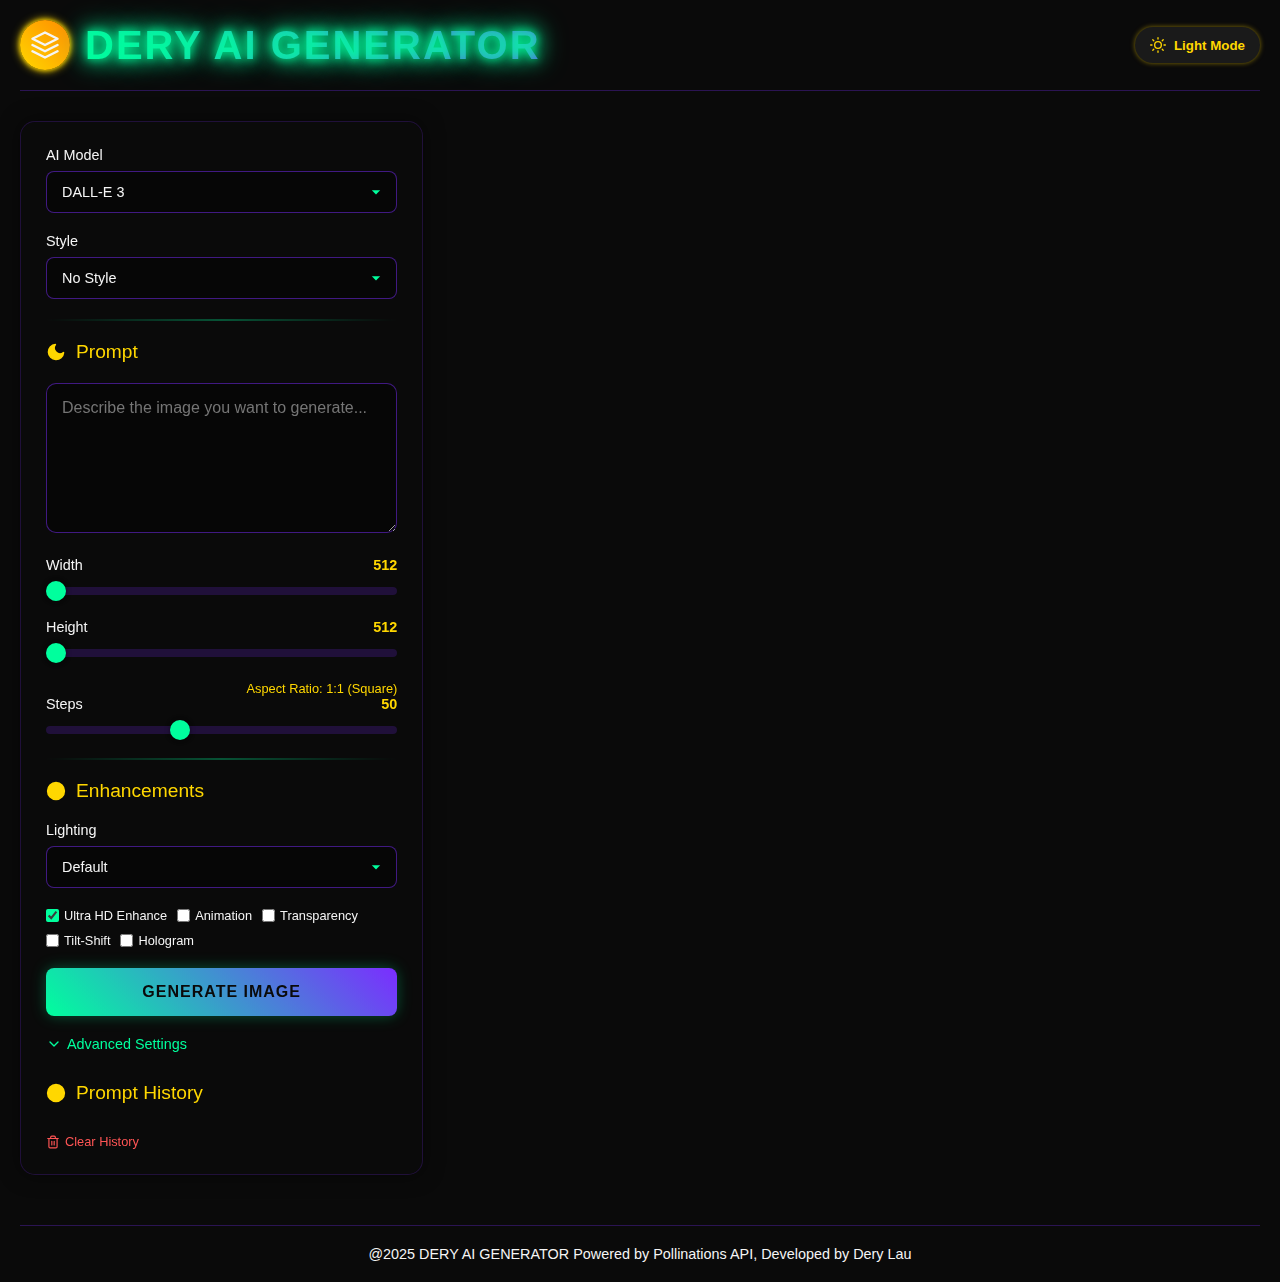
<file: index.html>
<!DOCTYPE html>
<html lang="en">
<head>
    <meta charset="UTF-8">
    <meta name="viewport" content="width=device-width, initial-scale=1.0">
    <title>DERY AI GENERATOR</title>
    <style>
        :root {
            --primary: #00ff9d;
            --secondary: #7b2dff;
            --dark: #0a0a0a;
            --dark-secondary: #1a1a1a;
            --light: #f5f5f5;
            --gold: #ffd700;
            --neon-glow: 0 0 10px var(--primary), 0 0 20px var(--primary), 0 0 30px var(--primary);
            --gold-glow: 0 0 5px var(--gold), 0 0 10px var(--gold);
            --transition: all 0.3s ease;
        }

        * {
            margin: 0;
            padding: 0;
            box-sizing: border-box;
            font-family: 'Segoe UI', Tahoma, Geneva, Verdana, sans-serif;
        }

        body {
            background-color: var(--dark);
            color: var(--light);
            min-height: 100vh;
            transition: var(--transition);
        }

        body.light-mode {
            background-color: var(--light);
            color: var(--dark);
        }

        .container {
            max-width: 1400px;
            margin: 0 auto;
            padding: 20px;
        }

        header {
            display: flex;
            justify-content: space-between;
            align-items: center;
            margin-bottom: 30px;
            padding-bottom: 20px;
            border-bottom: 1px solid rgba(123, 45, 255, 0.3);
        }

        .logo {
            display: flex;
            align-items: center;
            gap: 15px;
        }

        .logo h1 {
            font-size: 2.5rem;
            font-weight: 800;
            background: linear-gradient(45deg, var(--primary), var(--secondary));
            -webkit-background-clip: text;
            background-clip: text;
            color: transparent;
            text-shadow: var(--neon-glow);
            letter-spacing: 2px;
        }

        .logo-icon {
            width: 50px;
            height: 50px;
            background: linear-gradient(45deg, var(--gold), #ff8c00);
            border-radius: 50%;
            display: flex;
            align-items: center;
            justify-content: center;
            box-shadow: var(--gold-glow);
            animation: pulse 2s infinite;
        }

        @keyframes pulse {
            0% { transform: scale(1); }
            50% { transform: scale(1.1); }
            100% { transform: scale(1); }
        }

        .theme-toggle {
            background: var(--dark-secondary);
            border: none;
            color: var(--gold);
            padding: 10px 15px;
            border-radius: 30px;
            cursor: pointer;
            display: flex;
            align-items: center;
            gap: 8px;
            font-weight: 600;
            transition: var(--transition);
            box-shadow: 0 0 5px rgba(255, 215, 0, 0.5);
        }

        .theme-toggle:hover {
            background: var(--gold);
            color: var(--dark);
            box-shadow: var(--gold-glow);
        }

        body.light-mode .theme-toggle {
            background: #e0e0e0;
            color: var(--dark);
        }

        body.light-mode .theme-toggle:hover {
            background: var(--gold);
        }

        .main-grid {
            display: grid;
            grid-template-columns: 1fr 2fr;
            gap: 30px;
        }

        @media (max-width: 1024px) {
            .main-grid {
                grid-template-columns: 1fr;
            }
        }

        .control-panel {
            background: rgba(10, 10, 10, 0.8);
            border-radius: 15px;
            padding: 25px;
            box-shadow: 0 0 20px rgba(0, 0, 0, 0.5);
            backdrop-filter: blur(10px);
            border: 1px solid rgba(123, 45, 255, 0.2);
        }

        body.light-mode .control-panel {
            background: rgba(245, 245, 245, 0.9);
            border: 1px solid rgba(0, 0, 0, 0.1);
        }

        .panel-title {
            font-size: 1.2rem;
            margin-bottom: 20px;
            color: var(--gold);
            display: flex;
            align-items: center;
            gap: 10px;
        }

        .panel-title svg {
            width: 20px;
            height: 20px;
            fill: var(--gold);
        }

        .prompt-area {
            width: 100%;
            min-height: 150px;
            padding: 15px;
            border-radius: 10px;
            border: 1px solid rgba(123, 45, 255, 0.5);
            background: rgba(0, 0, 0, 0.3);
            color: var(--light);
            font-size: 1rem;
            resize: vertical;
            margin-bottom: 20px;
            transition: var(--transition);
        }

        body.light-mode .prompt-area {
            background: rgba(255, 255, 255, 0.9);
            color: var(--dark);
            border: 1px solid rgba(0, 0, 0, 0.2);
        }

        .prompt-area:focus {
            outline: none;
            border-color: var(--primary);
            box-shadow: 0 0 10px rgba(0, 255, 157, 0.3);
        }

        .select-group {
            margin-bottom: 20px;
        }

        .select-label {
            display: block;
            margin-bottom: 8px;
            font-size: 0.9rem;
            color: var(--light);
        }

        body.light-mode .select-label {
            color: var(--dark);
        }

        .styled-select {
            width: 100%;
            padding: 12px 15px;
            border-radius: 8px;
            border: 1px solid rgba(123, 45, 255, 0.5);
            background: rgba(0, 0, 0, 0.3);
            color: var(--light);
            font-size: 0.9rem;
            appearance: none;
            background-image: url("data:image/svg+xml;charset=UTF-8,%3csvg xmlns='http://www.w3.org/2000/svg' viewBox='0 0 24 24' fill='%2300ff9d'%3e%3cpath d='M7 10l5 5 5-5z'/%3e%3c/svg%3e");
            background-repeat: no-repeat;
            background-position: right 10px center;
            background-size: 20px;
            transition: var(--transition);
        }

        body.light-mode .styled-select {
            background: rgba(255, 255, 255, 0.9);
            color: var(--dark);
            border: 1px solid rgba(0, 0, 0, 0.2);
        }

        .styled-select:focus {
            outline: none;
            border-color: var(--primary);
            box-shadow: 0 0 10px rgba(0, 255, 157, 0.3);
        }

        .slider-container {
            margin-bottom: 20px;
        }

        .slider-label {
            display: flex;
            justify-content: space-between;
            margin-bottom: 8px;
            font-size: 0.9rem;
        }

        .slider-value {
            color: var(--gold);
            font-weight: 600;
        }

        .range-slider {
            width: 100%;
            height: 8px;
            border-radius: 5px;
            background: rgba(123, 45, 255, 0.2);
            outline: none;
            -webkit-appearance: none;
        }

        .range-slider::-webkit-slider-thumb {
            -webkit-appearance: none;
            width: 20px;
            height: 20px;
            border-radius: 50%;
            background: var(--primary);
            cursor: pointer;
            box-shadow: 0 0 5px rgba(0, 0, 0, 0.5);
        }

        .checkbox-group {
            display: flex;
            flex-wrap: wrap;
            gap: 10px;
            margin-bottom: 20px;
        }

        .checkbox-item {
            display: flex;
            align-items: center;
            gap: 5px;
            font-size: 0.8rem;
        }

        .checkbox-item input {
            accent-color: var(--primary);
        }

        .generate-btn {
            width: 100%;
            padding: 15px;
            border-radius: 8px;
            border: none;
            background: linear-gradient(45deg, var(--primary), var(--secondary));
            color: var(--dark);
            font-size: 1rem;
            font-weight: 600;
            cursor: pointer;
            transition: var(--transition);
            margin-bottom: 20px;
            text-transform: uppercase;
            letter-spacing: 1px;
            box-shadow: 0 0 15px rgba(0, 255, 157, 0.3);
        }

        .generate-btn:hover {
            transform: translateY(-2px);
            box-shadow: 0 0 20px rgba(0, 255, 157, 0.5);
        }

        .generate-btn:disabled {
            background: #555;
            cursor: not-allowed;
            transform: none;
            box-shadow: none;
        }

        .history-section {
            margin-top: 30px;
        }

        .history-list {
            max-height: 200px;
            overflow-y: auto;
            padding-right: 10px;
        }

        .history-item {
            padding: 10px;
            margin-bottom: 8px;
            background: rgba(123, 45, 255, 0.1);
            border-radius: 5px;
            cursor: pointer;
            transition: var(--transition);
            font-size: 0.8rem;
            word-break: break-word;
        }

        .history-item:hover {
            background: rgba(123, 45, 255, 0.3);
        }

        .clear-history {
            background: none;
            border: none;
            color: #ff5555;
            font-size: 0.8rem;
            cursor: pointer;
            margin-top: 10px;
            display: flex;
            align-items: center;
            gap: 5px;
        }

        .clear-history:hover {
            text-decoration: underline;
        }

        .results-section {
            display: flex;
            flex-direction: column;
        }

        .results-grid {
            display: grid;
            grid-template-columns: repeat(auto-fill, minmax(300px, 1fr));
            gap: 20px;
            margin-bottom: 30px;
        }

        .result-card {
            position: relative;
            border-radius: 10px;
            overflow: hidden;
            box-shadow: 0 5px 15px rgba(0, 0, 0, 0.3);
            transition: var(--transition);
            aspect-ratio: 1/1;
            background: var(--dark-secondary);
            display: flex;
            align-items: center;
            justify-content: center;
        }

        .result-card:hover {
            transform: translateY(-5px);
            box-shadow: 0 10px 25px rgba(0, 0, 0, 0.4);
        }

        .result-image {
            width: 100%;
            height: 100%;
            object-fit: cover;
            transition: var(--transition);
        }

        .result-actions {
            position: absolute;
            bottom: 0;
            left: 0;
            right: 0;
            background: linear-gradient(to top, rgba(0, 0, 0, 0.8), transparent);
            padding: 15px;
            display: flex;
            justify-content: space-between;
            opacity: 0;
            transition: var(--transition);
        }

        .result-card:hover .result-actions {
            opacity: 1;
        }

        .action-btn {
            background: rgba(123, 45, 255, 0.7);
            border: none;
            color: white;
            width: 36px;
            height: 36px;
            border-radius: 50%;
            display: flex;
            align-items: center;
            justify-content: center;
            cursor: pointer;
            transition: var(--transition);
        }

        .action-btn:hover {
            background: var(--primary);
            transform: scale(1.1);
        }

        .social-share {
            display: flex;
            gap: 10px;
        }

        .loading-overlay {
            position: fixed;
            top: 0;
            left: 0;
            right: 0;
            bottom: 0;
            background: rgba(0, 0, 0, 0.8);
            display: flex;
            flex-direction: column;
            align-items: center;
            justify-content: center;
            z-index: 1000;
            opacity: 0;
            pointer-events: none;
            transition: opacity 0.3s ease;
        }

        .loading-overlay.active {
            opacity: 1;
            pointer-events: all;
        }

        .loading-spinner {
            width: 80px;
            height: 80px;
            border: 8px solid rgba(123, 45, 255, 0.3);
            border-top-color: var(--primary);
            border-radius: 50%;
            animation: spin 1s linear infinite;
            margin-bottom: 20px;
        }

        @keyframes spin {
            to { transform: rotate(360deg); }
        }

        .loading-text {
            color: var(--primary);
            font-size: 1.2rem;
            text-align: center;
            text-shadow: var(--neon-glow);
        }

        .loading-dots::after {
            content: '.';
            animation: dots 1.5s steps(5, end) infinite;
        }

        @keyframes dots {
            0%, 20% { content: '.'; }
            40% { content: '..'; }
            60% { content: '...'; }
            80%, 100% { content: ''; }
        }

        .aspect-ratio-info {
            font-size: 0.8rem;
            color: var(--gold);
            margin-top: 5px;
            text-align: right;
        }

        .footer {
            text-align: center;
            margin-top: 50px;
            padding-top: 20px;
            border-top: 1px solid rgba(123, 45, 255, 0.3);
            color: var(--light);
            font-size: 0.9rem;
        }

        body.light-mode .footer {
            color: var(--dark);
        }

        .advanced-settings {
            margin-top: 20px;
            padding-top: 20px;
            border-top: 1px dashed rgba(123, 45, 255, 0.3);
        }

        .toggle-advanced {
            background: none;
            border: none;
            color: var(--primary);
            font-size: 0.9rem;
            cursor: pointer;
            display: flex;
            align-items: center;
            gap: 5px;
            margin-bottom: 15px;
        }

        .advanced-content {
            display: none;
            animation: fadeIn 0.3s ease;
        }

        .advanced-content.show {
            display: block;
        }

        @keyframes fadeIn {
            from { opacity: 0; }
            to { opacity: 1; }
        }

        /* Cyberpunk decorative elements */
        .cyber-line {
            height: 2px;
            background: linear-gradient(90deg, transparent, var(--primary), transparent);
            margin: 20px 0;
            opacity: 0.3;
        }

        .cyber-box {
            border: 1px solid var(--primary);
            padding: 15px;
            margin-bottom: 20px;
            position: relative;
            overflow: hidden;
        }

        .cyber-box::before {
            content: '';
            position: absolute;
            top: 0;
            left: 0;
            width: 100%;
            height: 100%;
            background: linear-gradient(45deg, transparent, rgba(0, 255, 157, 0.05), transparent);
            pointer-events: none;
        }

        /* Responsive adjustments */
        @media (max-width: 768px) {
            .logo h1 {
                font-size: 1.8rem;
            }
            
            .logo-icon {
                width: 40px;
                height: 40px;
            }
            
            .results-grid {
                grid-template-columns: repeat(auto-fill, minmax(250px, 1fr));
            }
        }

        @media (max-width: 480px) {
            .logo h1 {
                font-size: 1.5rem;
            }
            
            .theme-toggle {
                padding: 8px 12px;
                font-size: 0.8rem;
            }
            
            .results-grid {
                grid-template-columns: 1fr;
            }
        }
    </style>
</head>
<body>
    <div class="container">
        <header>
            <div class="logo">
                <div class="logo-icon">
                    <svg xmlns="http://www.w3.org/2000/svg" width="30" height="30" viewBox="0 0 24 24" fill="none" stroke="currentColor" stroke-width="2" stroke-linecap="round" stroke-linejoin="round">
                        <path d="M12 2L2 7l10 5 10-5-10-5zM2 17l10 5 10-5M2 12l10 5 10-5"></path>
                    </svg>
                </div>
                <h1>DERY AI GENERATOR</h1>
            </div>
            <button class="theme-toggle" id="themeToggle">
                <svg xmlns="http://www.w3.org/2000/svg" width="16" height="16" viewBox="0 0 24 24" fill="none" stroke="currentColor" stroke-width="2" stroke-linecap="round" stroke-linejoin="round">
                    <circle cx="12" cy="12" r="5"></circle>
                    <path d="M12 1v2M12 21v2M4.22 4.22l1.42 1.42M18.36 18.36l1.42 1.42M1 12h2M21 12h2M4.22 19.78l1.42-1.42M18.36 5.64l1.42-1.42"></path>
                </svg>
                Light Mode
            </button>
        </header>

        <div class="main-grid">
            <div class="control-panel">
                <div class="select-group">
                    <label class="select-label">AI Model</label>
                    <select class="styled-select" id="aiModel">
                        <option value="dall-e-3">DALL-E 3</option>
                        <option value="midjourney">Midjourney</option>
                        <option value="flux-turbo">Flux Turbo</option>
                        <option value="stable-diffusion">Stable Diffusion</option>
                    </select>
                </div>

                <div class="select-group">
                    <label class="select-label">Style</label>
                    <select class="styled-select" id="styleSelect">
                        <option value="">No Style</option>
                        <option value="realistic">Realistic</option>
                        <option value="digital-art">Digital Art</option>
                        <option value="anime">Anime Style</option>
                        <option value="painting">Painting</option>
                        <option value="photography">Photography</option>
                        <option value="watercolor">Watercolor</option>
                        <option value="3d-render">3D Render</option>
                        <option value="surrealism">Surrealism</option>
                        <option value="3d-disney">3D Disney Character</option>
                        <option value="studio-ghibli">Studio Ghibli</option>
                        <option value="ukiyo-e">Ukiyo-e</option>
                        <option value="lowbrow">Lowbrow Art</option>
                        <option value="minimalism">Minimalism</option>
                        <option value="kinetic">Kinetic Art</option>
                        <option value="sumi-e">Sumi-e</option>
                        <option value="claymation">Claymation</option>
                        <option value="brutalism">Brutalism</option>
                        <option value="stained-glass">Stained Glass</option>
                        <option value="grunge">Grunge</option>
                        <option value="horror">Horror</option>
                        <option value="art-deco">Art Deco</option>
                        <option value="fantasy">Fantasy Art</option>
                        <option value="graffiti">Graffiti Art</option>
                        <option value="pixel">Pixel Art</option>
                        <option value="steampunk">Steampunk</option>
                        <option value="cyberpunk">Cyberpunk</option>
                        <option value="abstract">Abstract</option>
                        <option value="cartoon">Cartoon</option>
                        <option value="vintage">Vintage</option>
                        <option value="gothic">Gothic</option>
                        <option value="low-poly">Low Poly</option>
                        <option value="pop-art">Pop Art</option>
                        <option value="comic">Comic Book</option>
                        <option value="chalk">Chalk Art</option>
                        <option value="neon-noir">Neon Noir</option>
                        <option value="amigurumi">Amigurumi</option>
                        <option value="origami">Origami</option>
                        <option value="zentangle">Zentangle</option>
                        <option value="glitch">Glitch Art</option>
                        <option value="synthwave">Synthwave</option>
                        <option value="art-nouveau">Art Nouveau</option>
                        <option value="cubism">Cubism</option>
                        <option value="impressionism">Impressionism</option>
                        <option value="psychedelic">Psychedelic</option>
                        <option value="dystopian">Dystopian</option>
                    </select>
                </div>

                <div class="cyber-line"></div>

                <div class="panel-title">
                    <svg xmlns="http://www.w3.org/2000/svg" width="16" height="16" viewBox="0 0 24 24" fill="none" stroke="currentColor" stroke-width="2" stroke-linecap="round" stroke-linejoin="round">
                        <path d="M21 12.79A9 9 0 1 1 11.21 3 7 7 0 0 0 21 12.79z"></path>
                    </svg>
                    Prompt
                </div>
                <textarea class="prompt-area" id="promptInput" placeholder="Describe the image you want to generate..."></textarea>

                <div class="slider-container">
                    <div class="slider-label">
                        <span>Width</span>
                        <span class="slider-value" id="widthValue">512</span>
                    </div>
                    <input type="range" class="range-slider" id="widthSlider" min="512" max="1024" step="64" value="512">
                </div>

                <div class="slider-container">
                    <div class="slider-label">
                        <span>Height</span>
                        <span class="slider-value" id="heightValue">512</span>
                    </div>
                    <input type="range" class="range-slider" id="heightSlider" min="512" max="1024" step="64" value="512">
                </div>

                <div class="aspect-ratio-info" id="aspectRatioInfo">Aspect Ratio: 1:1 (Square)</div>

                <div class="slider-container">
                    <div class="slider-label">
                        <span>Steps</span>
                        <span class="slider-value" id="stepsValue">50</span>
                    </div>
                    <input type="range" class="range-slider" id="stepsSlider" min="20" max="100" step="5" value="50">
                </div>

                <div class="cyber-line"></div>

                <div class="panel-title">
                    <svg xmlns="http://www.w3.org/2000/svg" width="16" height="16" viewBox="0 0 24 24" fill="none" stroke="currentColor" stroke-width="2" stroke-linecap="round" stroke-linejoin="round">
                        <circle cx="12" cy="12" r="10"></circle>
                        <path d="M8 14s1.5 2 4 2 4-2 4-2"></path>
                        <line x1="9" y1="9" x2="9.01" y2="9"></line>
                        <line x1="15" y1="9" x2="15.01" y2="9"></line>
                    </svg>
                    Enhancements
                </div>

                <div class="select-group">
                    <label class="select-label">Lighting</label>
                    <select class="styled-select" id="lightingSelect">
                        <option value="">Default</option>
                        <option value="HDR">HDR</option>
                        <option value="Detail Ultra">Detail Ultra</option>
                        <option value="Cinematic">Cinematic</option>
                        <option value="Neon Glow">Neon Glow</option>
                        <option value="Photorealistic">Photorealistic</option>
                        <option value="Drama Light">Drama Light</option>
                    </select>
                </div>

                <div class="checkbox-group">
                    <div class="checkbox-item">
                        <input type="checkbox" id="enhanceCheckbox" checked>
                        <label for="enhanceCheckbox">Ultra HD Enhance</label>
                    </div>
                    <div class="checkbox-item">
                        <input type="checkbox" id="animationCheckbox">
                        <label for="animationCheckbox">Animation</label>
                    </div>
                    <div class="checkbox-item">
                        <input type="checkbox" id="transparencyCheckbox">
                        <label for="transparencyCheckbox">Transparency</label>
                    </div>
                    <div class="checkbox-item">
                        <input type="checkbox" id="tiltShiftCheckbox">
                        <label for="tiltShiftCheckbox">Tilt-Shift</label>
                    </div>
                    <div class="checkbox-item">
                        <input type="checkbox" id="hologramCheckbox">
                        <label for="hologramCheckbox">Hologram</label>
                    </div>
                </div>

                <button class="generate-btn" id="generateBtn">Generate Image</button>

                <button class="toggle-advanced" id="toggleAdvanced">
                    <svg xmlns="http://www.w3.org/2000/svg" width="16" height="16" viewBox="0 0 24 24" fill="none" stroke="currentColor" stroke-width="2" stroke-linecap="round" stroke-linejoin="round">
                        <polyline points="6 9 12 15 18 9"></polyline>
                    </svg>
                    Advanced Settings
                </button>

                <div class="advanced-content" id="advancedContent">
                    <div class="select-group">
                        <label class="select-label">Color Palette</label>
                        <select class="styled-select" id="colorPalette">
                            <option value="">Default</option>
                            <option value="Vibrant">Vibrant</option>
                            <option value="Pastel">Pastel</option>
                            <option value="Monocrome">Monocrome</option>
                            <option value="Warm Tones">Warm Tones</option>
                            <option value="Cool Tones">Cool Tones</option>
                        </select>
                    </div>

                    <div class="select-group">
                        <label class="select-label">Composition</label>
                        <select class="styled-select" id="compositionSelect">
                            <option value="">Default</option>
                            <option value="Close-up">Close-up</option>
                            <option value="Wide Shot">Wide Shot</option>
                            <option value="Macro">Macro</option>
                            <option value="Aerial">Aerial</option>
                        </select>
                    </div>
                </div>

                <div class="history-section">
                    <div class="panel-title">
                        <svg xmlns="http://www.w3.org/2000/svg" width="16" height="16" viewBox="0 0 24 24" fill="none" stroke="currentColor" stroke-width="2" stroke-linecap="round" stroke-linejoin="round">
                            <circle cx="12" cy="12" r="10"></circle>
                            <polyline points="12 6 12 12 16 14"></polyline>
                        </svg>
                        Prompt History
                    </div>
                    <div class="history-list" id="historyList"></div>
                    <button class="clear-history" id="clearHistoryBtn">
                        <svg xmlns="http://www.w3.org/2000/svg" width="14" height="14" viewBox="0 0 24 24" fill="none" stroke="currentColor" stroke-width="2" stroke-linecap="round" stroke-linejoin="round">
                            <polyline points="3 6 5 6 21 6"></polyline>
                            <path d="M19 6v14a2 2 0 0 1-2 2H7a2 2 0 0 1-2-2V6m3 0V4a2 2 0 0 1 2-2h4a2 2 0 0 1 2 2v2"></path>
                            <line x1="10" y1="11" x2="10" y2="17"></line>
                            <line x1="14" y1="11" x2="14" y2="17"></line>
                        </svg>
                        Clear History
                    </button>
                </div>
            </div>

            <div class="results-section">
                <div class="results-grid" id="resultsGrid"></div>
            </div>
        </div>

        <div class="footer">
            @2025 DERY AI GENERATOR Powered by Pollinations API, Developed by Dery Lau
        </div>
    </div>

    <div class="loading-overlay" id="loadingOverlay">
        <div class="loading-spinner"></div>
        <div class="loading-text">Generating your masterpiece<span class="loading-dots"></span></div>
    </div>

    <script>
        document.addEventListener('DOMContentLoaded', function() {
            // DOM Elements
            const themeToggle = document.getElementById('themeToggle');
            const promptInput = document.getElementById('promptInput');
            const aiModelSelect = document.getElementById('aiModel');
            const styleSelect = document.getElementById('styleSelect');
            const widthSlider = document.getElementById('widthSlider');
            const heightSlider = document.getElementById('heightSlider');
            const stepsSlider = document.getElementById('stepsSlider');
            const widthValue = document.getElementById('widthValue');
            const heightValue = document.getElementById('heightValue');
            const stepsValue = document.getElementById('stepsValue');
            const aspectRatioInfo = document.getElementById('aspectRatioInfo');
            const lightingSelect = document.getElementById('lightingSelect');
            const enhanceCheckbox = document.getElementById('enhanceCheckbox');
            const animationCheckbox = document.getElementById('animationCheckbox');
            const transparencyCheckbox = document.getElementById('transparencyCheckbox');
            const tiltShiftCheckbox = document.getElementById('tiltShiftCheckbox');
            const hologramCheckbox = document.getElementById('hologramCheckbox');
            const generateBtn = document.getElementById('generateBtn');
            const resultsGrid = document.getElementById('resultsGrid');
            const historyList = document.getElementById('historyList');
            const clearHistoryBtn = document.getElementById('clearHistoryBtn');
            const loadingOverlay = document.getElementById('loadingOverlay');
            const toggleAdvanced = document.getElementById('toggleAdvanced');
            const advancedContent = document.getElementById('advancedContent');
            const colorPalette = document.getElementById('colorPalette');
            const compositionSelect = document.getElementById('compositionSelect');

            // Theme toggle
            themeToggle.addEventListener('click', function() {
                document.body.classList.toggle('light-mode');
                const isLightMode = document.body.classList.contains('light-mode');
                themeToggle.innerHTML = isLightMode ? 
                    `<svg xmlns="http://www.w3.org/2000/svg" width="16" height="16" viewBox="0 0 24 24" fill="none" stroke="currentColor" stroke-width="2" stroke-linecap="round" stroke-linejoin="round">
                        <path d="M21 12.79A9 9 0 1 1 11.21 3 7 7 0 0 0 21 12.79z"></path>
                    </svg> Dark Mode` : 
                    `<svg xmlns="http://www.w3.org/2000/svg" width="16" height="16" viewBox="0 0 24 24" fill="none" stroke="currentColor" stroke-width="2" stroke-linecap="round" stroke-linejoin="round">
                        <circle cx="12" cy="12" r="5"></circle>
                        <path d="M12 1v2M12 21v2M4.22 4.22l1.42 1.42M18.36 18.36l1.42 1.42M1 12h2M21 12h2M4.22 19.78l1.42-1.42M18.36 5.64l1.42-1.42"></path>
                    </svg> Light Mode`;
                
                localStorage.setItem('themePreference', isLightMode ? 'light' : 'dark');
            });

            // Check for saved theme preference
            const savedTheme = localStorage.getItem('themePreference');
            if (savedTheme === 'light') {
                document.body.classList.add('light-mode');
                themeToggle.innerHTML = `<svg xmlns="http://www.w3.org/2000/svg" width="16" height="16" viewBox="0 0 24 24" fill="none" stroke="currentColor" stroke-width="2" stroke-linecap="round" stroke-linejoin="round">
                    <path d="M21 12.79A9 9 0 1 1 11.21 3 7 7 0 0 0 21 12.79z"></path>
                </svg> Dark Mode`;
            }

            // Slider updates
            widthSlider.addEventListener('input', updateSliderValues);
            heightSlider.addEventListener('input', updateSliderValues);
            stepsSlider.addEventListener('input', updateSliderValues);

            function updateSliderValues() {
                widthValue.textContent = widthSlider.value;
                heightValue.textContent = heightSlider.value;
                stepsValue.textContent = stepsSlider.value;
                updateAspectRatioInfo();
            }

            function updateAspectRatioInfo() {
                const width = parseInt(widthSlider.value);
                const height = parseInt(heightSlider.value);
                const gcd = (a, b) => b === 0 ? a : gcd(b, a % b);
                const divisor = gcd(width, height);
                const ratioX = width / divisor;
                const ratioY = height / divisor;
                
                let ratioName = '';
                if (ratioX === ratioY) ratioName = ' (Square)';
                else if (ratioX > ratioY) ratioName = ' (Landscape)';
                else ratioName = ' (Portrait)';
                
                aspectRatioInfo.textContent = `Aspect Ratio: ${ratioX}:${ratioY}${ratioName}`;
            }

            // Toggle advanced settings
            toggleAdvanced.addEventListener('click', function() {
                advancedContent.classList.toggle('show');
                toggleAdvanced.innerHTML = advancedContent.classList.contains('show') ? 
                    `<svg xmlns="http://www.w3.org/2000/svg" width="16" height="16" viewBox="0 0 24 24" fill="none" stroke="currentColor" stroke-width="2" stroke-linecap="round" stroke-linejoin="round">
                        <polyline points="18 15 12 9 6 15"></polyline>
                    </svg> Advanced Settings` : 
                    `<svg xmlns="http://www.w3.org/2000/svg" width="16" height="16" viewBox="0 0 24 24" fill="none" stroke="currentColor" stroke-width="2" stroke-linecap="round" stroke-linejoin="round">
                        <polyline points="6 9 12 15 18 9"></polyline>
                    </svg> Advanced Settings`;
            });

            // Load prompt history from localStorage
            function loadPromptHistory() {
                const history = JSON.parse(localStorage.getItem('aiPromptHistory')) || [];
                historyList.innerHTML = '';
                history.forEach((item, index) => {
                    const historyItem = document.createElement('div');
                    historyItem.className = 'history-item';
                    historyItem.textContent = item;
                    historyItem.addEventListener('click', function() {
                        promptInput.value = item;
                    });
                    historyList.appendChild(historyItem);
                });
            }

            // Clear history
            clearHistoryBtn.addEventListener('click', function() {
                if (confirm('Are you sure you want to clear your prompt history?')) {
                    localStorage.removeItem('aiPromptHistory');
                    loadPromptHistory();
                }
            });

            // Generate image
            generateBtn.addEventListener('click', generateImage);

            // Also allow Enter key to generate (but not Shift+Enter)
            promptInput.addEventListener('keydown', function(e) {
                if (e.key === 'Enter' && !e.shiftKey) {
                    e.preventDefault();
                    generateImage();
                }
            });

            function generateImage() {
                const prompt = promptInput.value.trim();
                if (!prompt) {
                    alert('Please enter a prompt');
                    return;
                }

                // Save to history
                const history = JSON.parse(localStorage.getItem('aiPromptHistory')) || [];
                if (!history.includes(prompt)) {
                    history.unshift(prompt);
                    if (history.length > 10) history.pop();
                    localStorage.setItem('aiPromptHistory', JSON.stringify(history));
                    loadPromptHistory();
                }

                // Show loading
                loadingOverlay.classList.add('active');
                generateBtn.disabled = true;

                // Build the prompt with all parameters
                let fullPrompt = prompt;
                
                // Add AI model
                const model = aiModelSelect.value;
                if (model !== 'dall-e-3') {
                    fullPrompt += `, ${model} model`;
                }
                
                // Add style
                const style = styleSelect.value;
                if (style) {
                    fullPrompt += `, ${style} style`;
                }
                
                // Add lighting
                const lighting = lightingSelect.value;
                if (lighting) {
                    fullPrompt += `, ${lighting} lighting`;
                }
                
                // Add enhancements
                if (enhanceCheckbox.checked) {
                    fullPrompt += ', ultra HD, highly detailed, 8K';
                }
                if (animationCheckbox.checked) {
                    fullPrompt += ', animated';
                }
                if (transparencyCheckbox.checked) {
                    fullPrompt += ', transparent background';
                }
                if (tiltShiftCheckbox.checked) {
                    fullPrompt += ', tilt-shift effect';
                }
                if (hologramCheckbox.checked) {
                    fullPrompt += ', holographic';
                }
                
                // Add advanced settings
                const palette = colorPalette.value;
                if (palette) {
                    fullPrompt += `, ${palette.toLowerCase()} color palette`;
                }
                
                const composition = compositionSelect.value;
                if (composition) {
                    fullPrompt += `, ${composition.toLowerCase()}`;
                }

                // Get dimensions
                const width = widthSlider.value;
                const height = heightSlider.value;
                const steps = stepsSlider.value;

                // Encode prompt for URL
                const encodedPrompt = encodeURIComponent(fullPrompt);

                // Build API URL
                const apiUrl = `https://image.pollinations.ai/prompt/${encodedPrompt}?width=${width}&height=${height}&steps=${steps}&nologo=true`;

                // Create image element
                const img = new Image();
                img.crossOrigin = 'Anonymous';
                
                img.onload = function() {
                    // Create result card
                    const resultCard = document.createElement('div');
                    resultCard.className = 'result-card';
                    
                    const imgElement = document.createElement('img');
                    imgElement.className = 'result-image';
                    imgElement.src = this.src;
                    imgElement.alt = prompt;
                    
                    const actionsDiv = document.createElement('div');
                    actionsDiv.className = 'result-actions';
                    
                    const downloadBtn = document.createElement('button');
                    downloadBtn.className = 'action-btn';
                    downloadBtn.innerHTML = `<svg xmlns="http://www.w3.org/2000/svg" width="16" height="16" viewBox="0 0 24 24" fill="none" stroke="currentColor" stroke-width="2" stroke-linecap="round" stroke-linejoin="round">
                        <path d="M21 15v4a2 2 0 0 1-2 2H5a2 2 0 0 1-2-2v-4"></path>
                        <polyline points="7 10 12 15 17 10"></polyline>
                        <line x1="12" y1="15" x2="12" y2="3"></line>
                    </svg>`;
                    downloadBtn.addEventListener('click', function() {
                        downloadImage(this.src, prompt);
                    }.bind(img));
                    
                    const shareBtn = document.createElement('button');
                    shareBtn.className = 'action-btn';
                    shareBtn.innerHTML = `<svg xmlns="http://www.w3.org/2000/svg" width="16" height="16" viewBox="0 0 24 24" fill="none" stroke="currentColor" stroke-width="2" stroke-linecap="round" stroke-linejoin="round">
                        <circle cx="18" cy="5" r="3"></circle>
                        <circle cx="6" cy="12" r="3"></circle>
                        <circle cx="18" cy="19" r="3"></circle>
                        <line x1="8.59" y1="13.51" x2="15.42" y2="17.49"></line>
                        <line x1="15.41" y1="6.51" x2="8.59" y2="10.49"></line>
                    </svg>`;
                    shareBtn.addEventListener('click', function() {
                        shareImage(this.src, prompt);
                    }.bind(img));
                    
                    const saveBtn = document.createElement('button');
                    saveBtn.className = 'action-btn';
                    saveBtn.innerHTML = `<svg xmlns="http://www.w3.org/2000/svg" width="16" height="16" viewBox="0 0 24 24" fill="none" stroke="currentColor" stroke-width="2" stroke-linecap="round" stroke-linejoin="round">
                        <path d="M19 21H5a2 2 0 0 1-2-2V5a2 2 0 0 1 2-2h11l5 5v11a2 2 0 0 1-2 2z"></path>
                        <polyline points="17 21 17 13 7 13 7 21"></polyline>
                        <polyline points="7 3 7 8 15 8"></polyline>
                    </svg>`;
                    saveBtn.addEventListener('click', function() {
                        saveToGallery(this.src, prompt);
                    }.bind(img));
                    
                    const socialShare = document.createElement('div');
                    socialShare.className = 'social-share';
                    socialShare.appendChild(shareBtn);
                    socialShare.appendChild(saveBtn);
                    
                    actionsDiv.appendChild(downloadBtn);
                    actionsDiv.appendChild(socialShare);
                    
                    resultCard.appendChild(imgElement);
                    resultCard.appendChild(actionsDiv);
                    
                    // Prepend to results grid
                    resultsGrid.insertBefore(resultCard, resultsGrid.firstChild);
                    
                    // Hide loading
                    loadingOverlay.classList.remove('active');
                    generateBtn.disabled = false;
                };
                
                img.onerror = function() {
                    alert('Error generating image. Please try again with a different prompt.');
                    loadingOverlay.classList.remove('active');
                    generateBtn.disabled = false;
                };
                
                img.src = apiUrl;
            }

            // Download image
            function downloadImage(src, prompt) {
                const link = document.createElement('a');
                link.href = src;
                link.download = `dery-ai-${prompt.substring(0, 20).replace(/\s+/g, '-').toLowerCase()}-${Date.now()}.jpg`;
                document.body.appendChild(link);
                link.click();
                document.body.removeChild(link);
            }

            // Share image
            function shareImage(src, prompt) {
                if (navigator.share) {
                    navigator.share({
                        title: 'AI Generated Image',
                        text: `Check out this AI generated image: ${prompt}`,
                        url: src
                    }).catch(err => {
                        console.log('Error sharing:', err);
                        copyToClipboard(src);
                    });
                } else {
                    copyToClipboard(src);
                }
            }

            // Copy to clipboard
            function copyToClipboard(text) {
                navigator.clipboard.writeText(text).then(() => {
                    alert('Image URL copied to clipboard!');
                }).catch(err => {
                    console.error('Could not copy text: ', err);
                });
            }

            // Save to gallery (simulated - in a real app this would save to a backend)
            function saveToGallery(src, prompt) {
                const gallery = JSON.parse(localStorage.getItem('aiGallery')) || [];
                gallery.unshift({ src, prompt, date: new Date().toISOString() });
                localStorage.setItem('aiGallery', JSON.stringify(gallery));
                alert('Image saved to your gallery!');
            }

            // Initialize
            updateSliderValues();
            loadPromptHistory();
        });
    </script>
</body>
</html>
</file>
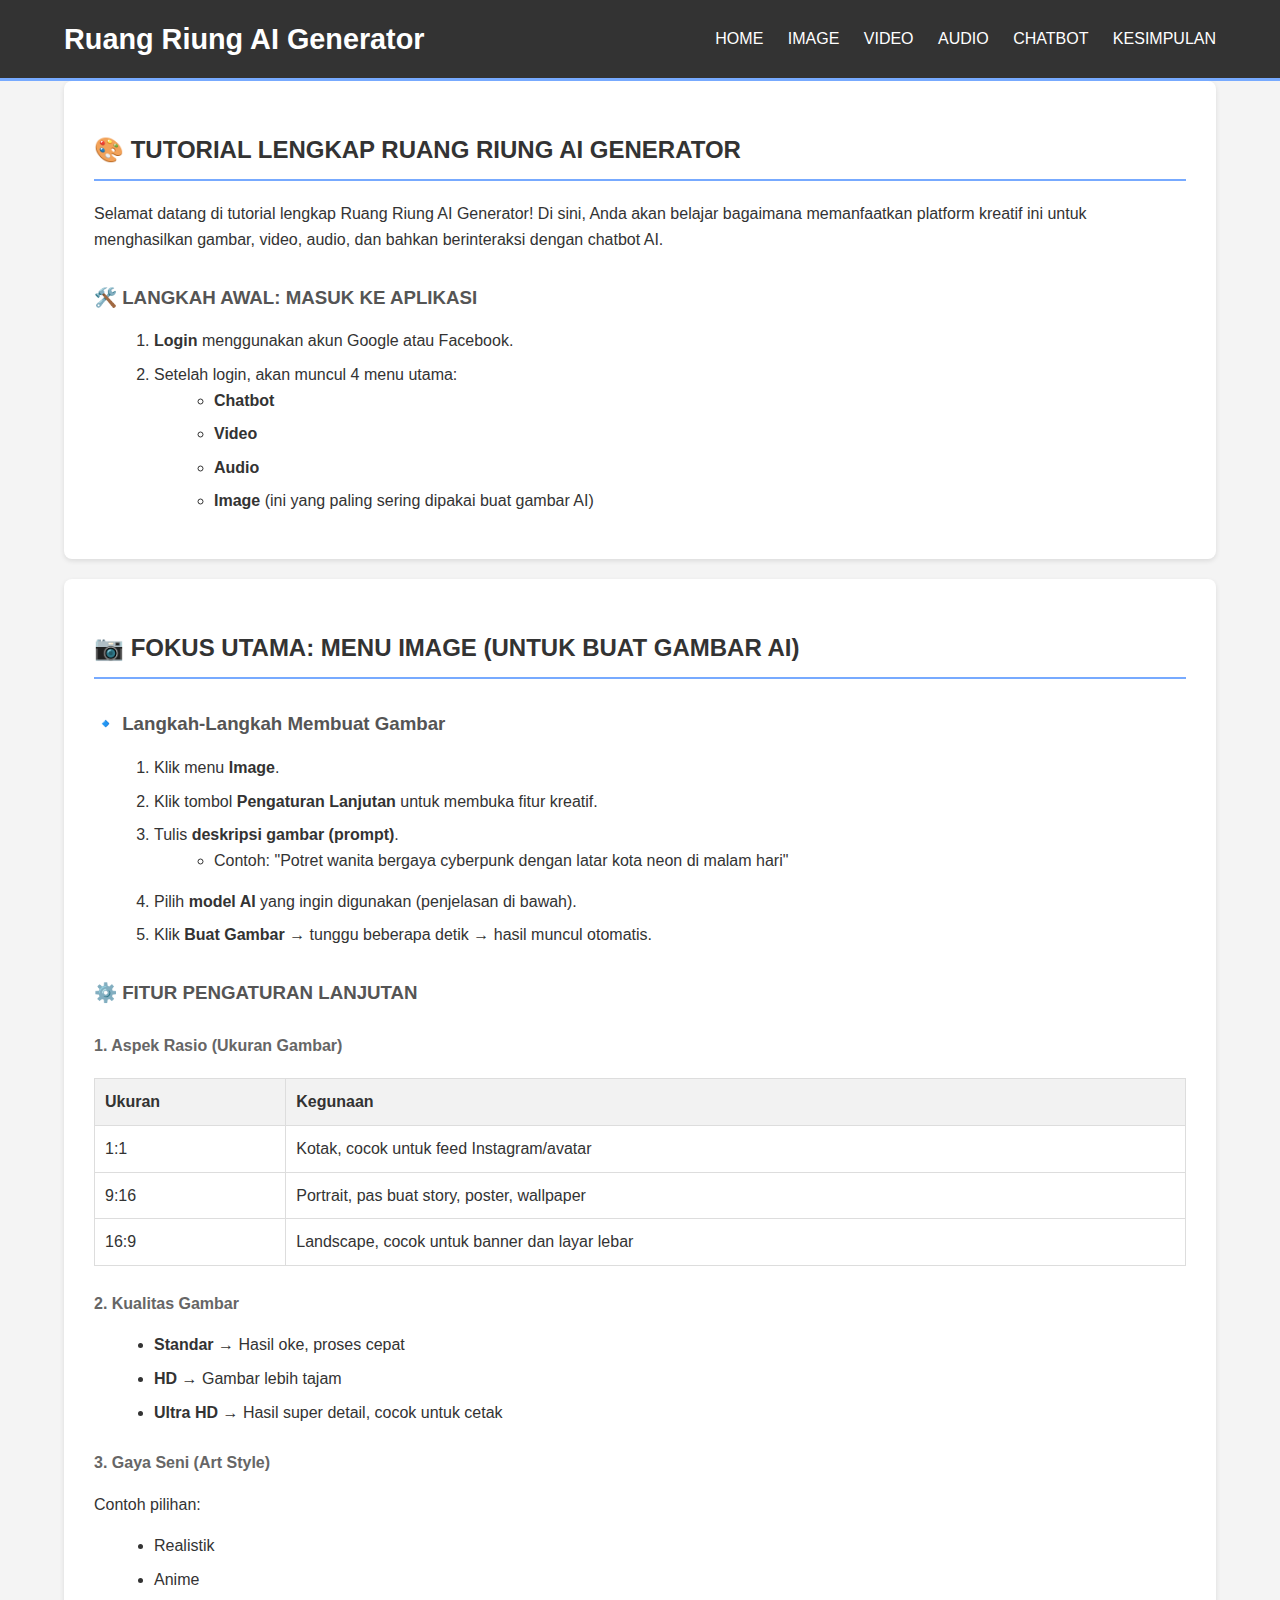
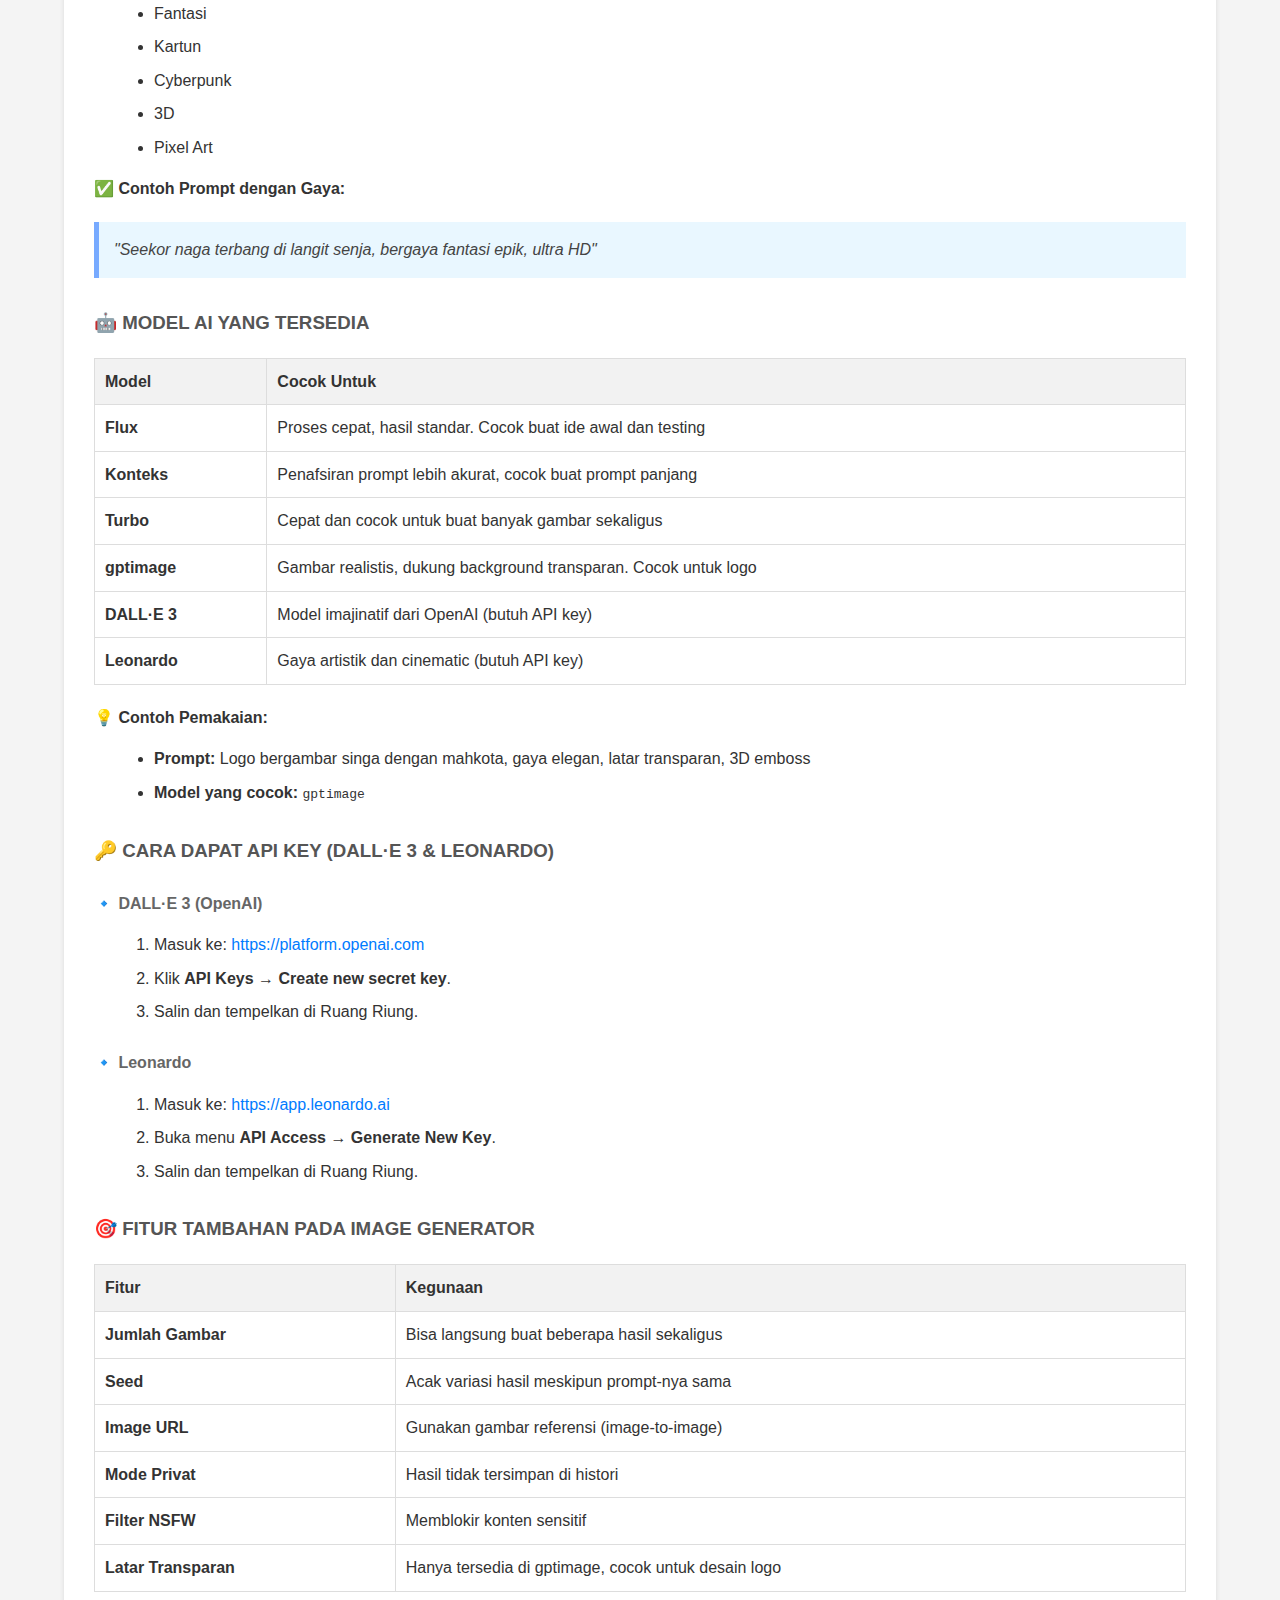
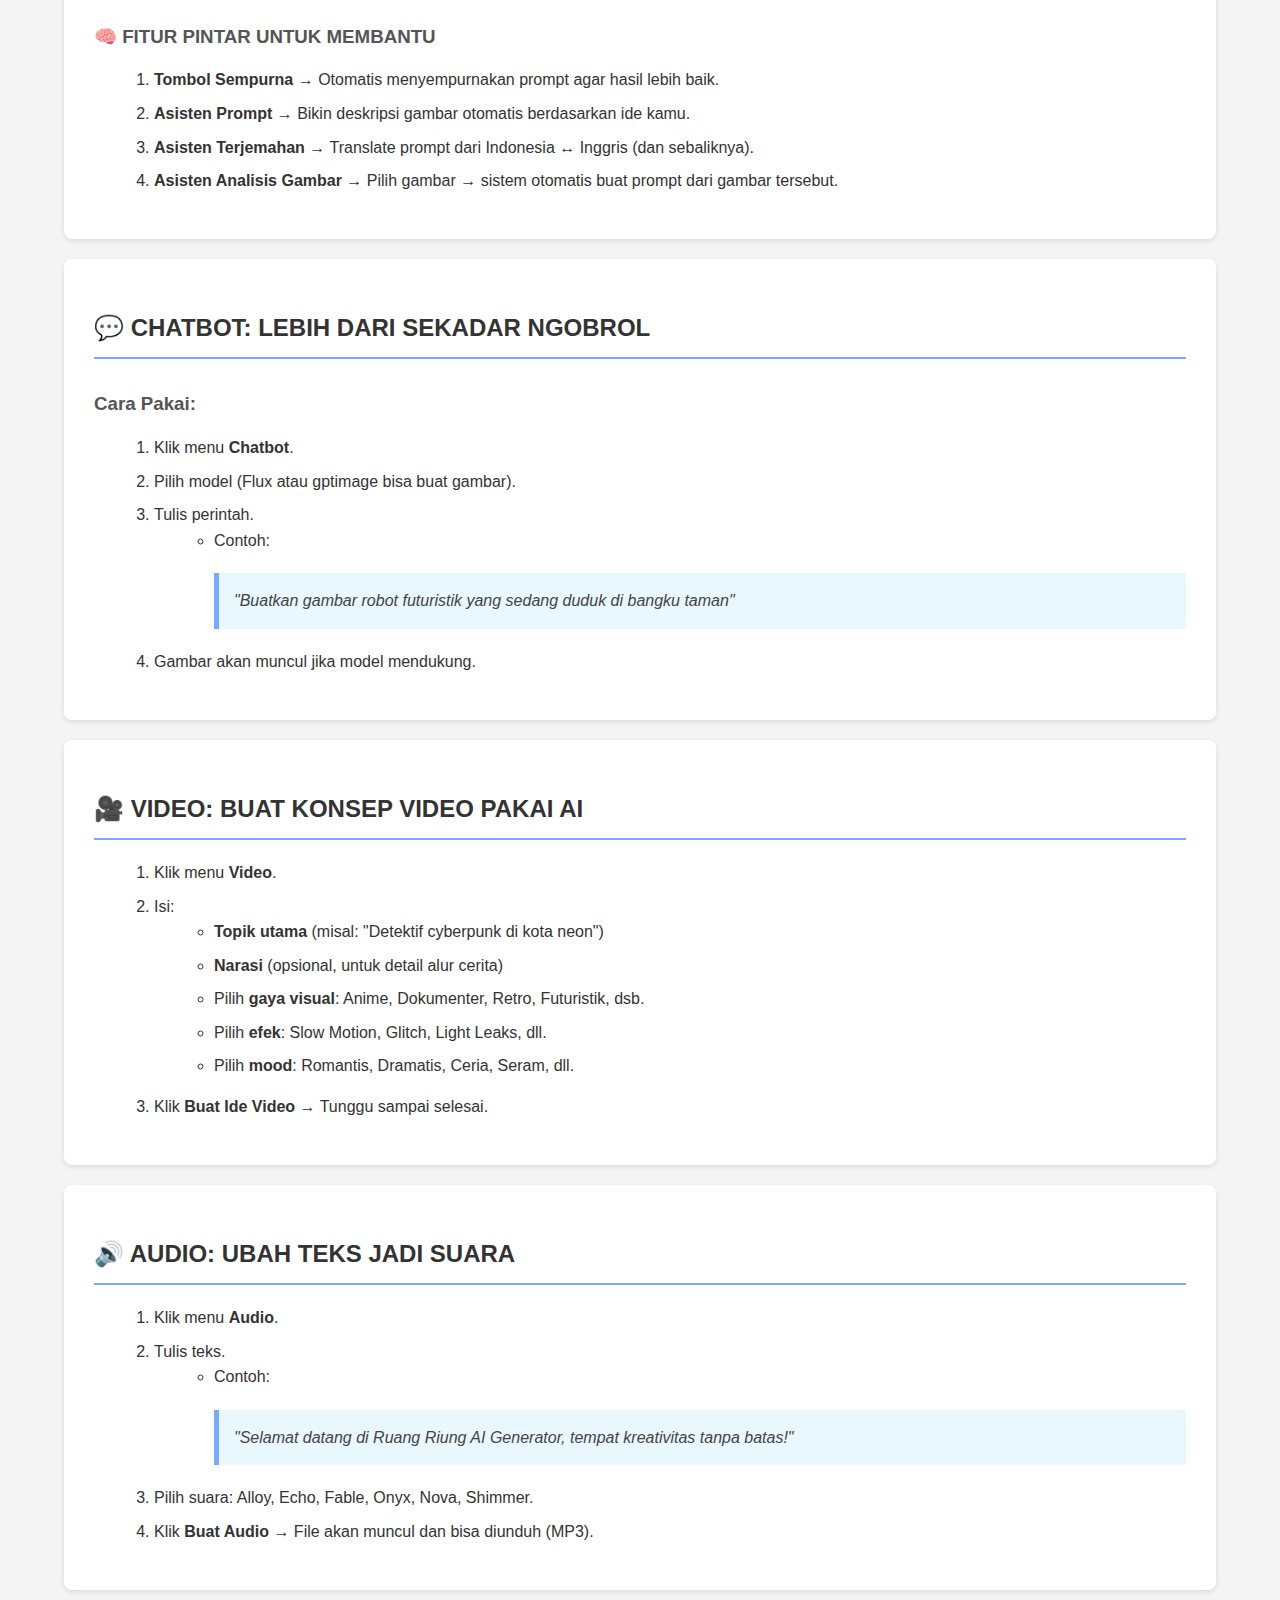
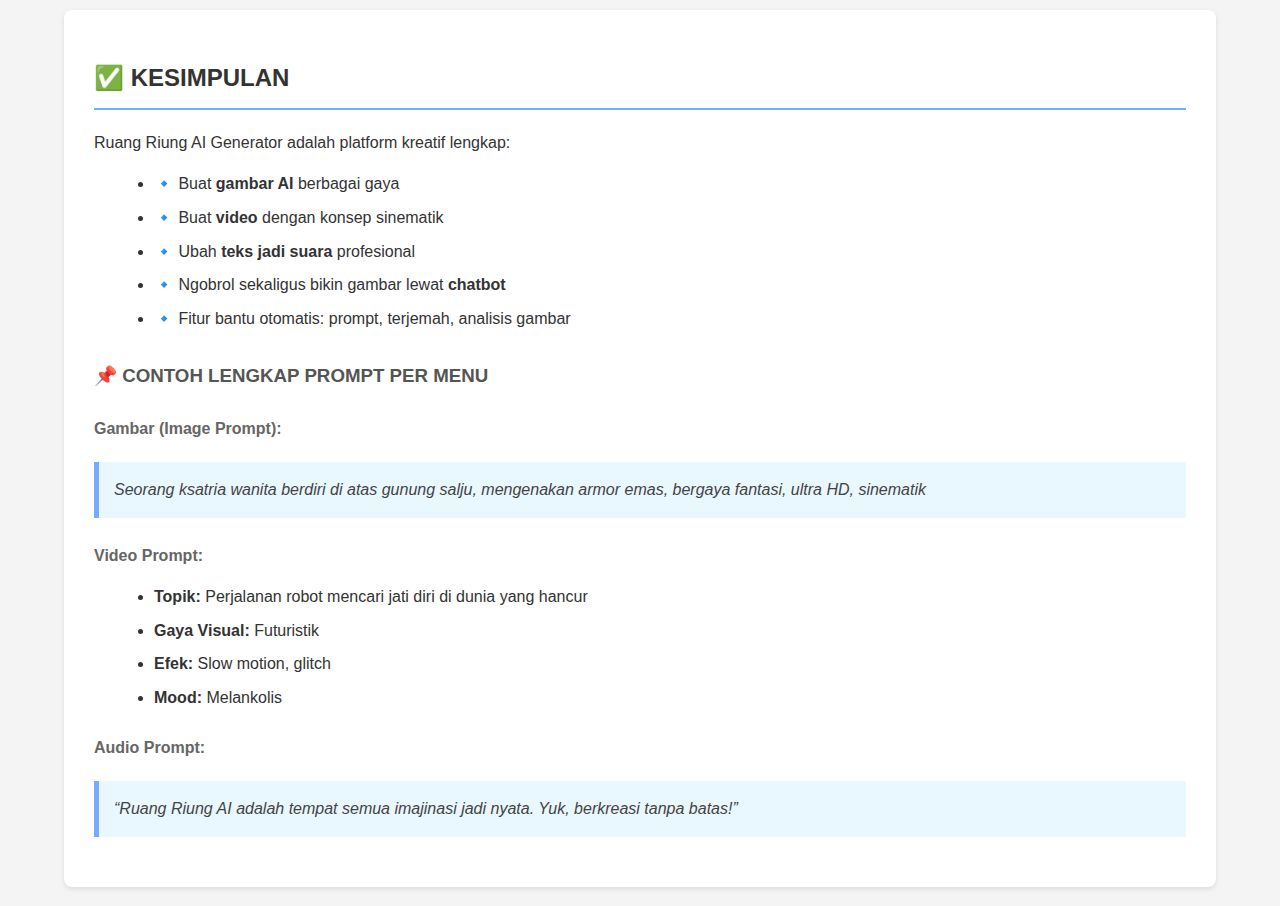
<file: ruang-riung-tutorial/index.html>
<!DOCTYPE html>
<html lang="id">
<head>
    <meta charset="UTF-8">
    <meta name="viewport" content="width=device-width, initial-scale=1.0">
    <title>Tutorial Ruang Riung AI Generator</title>
    <link rel="stylesheet" href="style.css">
</head>
<body>
    <header>
        <div class="container">
            <h1>Ruang Riung AI Generator</h1>
            <button class="hamburger-menu" aria-label="Toggle navigation">
                <span class="bar"></span>
                <span class="bar"></span>
                <span class="bar"></span>
            </button>
            <nav class="main-nav">
                <ul>
                    <li><a href="#home">Home</a></li>
                    <li><a href="#image">Image</a></li>
                    <li><a href="#video">Video</a></li>
                    <li><a href="#audio">Audio</a></li>
                    <li><a href="#chatbot">Chatbot</a></li>
                    <li><a href="#conclusion">Kesimpulan</a></li>
                </ul>
            </nav>
        </div>
    </header>

    <main class="container">
        <section id="home" class="section-content">
            <h2>🎨 TUTORIAL LENGKAP RUANG RIUNG AI GENERATOR</h2>
            <p>Selamat datang di tutorial lengkap Ruang Riung AI Generator! Di sini, Anda akan belajar bagaimana memanfaatkan platform kreatif ini untuk menghasilkan gambar, video, audio, dan bahkan berinteraksi dengan chatbot AI.</p>

            <h3>🛠️ LANGKAH AWAL: MASUK KE APLIKASI</h3>
            <ol>
                <li><strong>Login</strong> menggunakan akun Google atau Facebook.</li>
                <li>Setelah login, akan muncul 4 menu utama:
                    <ul>
                        <li><strong>Chatbot</strong></li>
                        <li><strong>Video</strong></li>
                        <li><strong>Audio</strong></li>
                        <li><strong>Image</strong> (ini yang paling sering dipakai buat gambar AI)</li>
                    </ul>
                </li>
            </ol>
        </section>

        <section id="image" class="section-content">
            <h2>📷 FOKUS UTAMA: MENU IMAGE (UNTUK BUAT GAMBAR AI)</h2>
            <h3>🔹 Langkah-Langkah Membuat Gambar</h3>
            <ol>
                <li>Klik menu <strong>Image</strong>.</li>
                <li>Klik tombol <strong>Pengaturan Lanjutan</strong> untuk membuka fitur kreatif.</li>
                <li>Tulis <strong>deskripsi gambar (prompt)</strong>.
                    <ul>
                        <li>Contoh: "Potret wanita bergaya cyberpunk dengan latar kota neon di malam hari"</li>
                    </ul>
                </li>
                <li>Pilih <strong>model AI</strong> yang ingin digunakan (penjelasan di bawah).</li>
                <li>Klik <strong>Buat Gambar</strong> → tunggu beberapa detik → hasil muncul otomatis.</li>
            </ol>

            <h3>⚙️ FITUR PENGATURAN LANJUTAN</h3>
            <h4>1. Aspek Rasio (Ukuran Gambar)</h4>
            <table>
                <thead>
                    <tr>
                        <th>Ukuran</th>
                        <th>Kegunaan</th>
                    </tr>
                </thead>
                <tbody>
                    <tr>
                        <td>1:1</td>
                        <td>Kotak, cocok untuk feed Instagram/avatar</td>
                    </tr>
                    <tr>
                        <td>9:16</td>
                        <td>Portrait, pas buat story, poster, wallpaper</td>
                    </tr>
                    <tr>
                        <td>16:9</td>
                        <td>Landscape, cocok untuk banner dan layar lebar</td>
                    </tr>
                </tbody>
            </table>

            <h4>2. Kualitas Gambar</h4>
            <ul>
                <li><strong>Standar</strong> → Hasil oke, proses cepat</li>
                <li><strong>HD</strong> → Gambar lebih tajam</li>
                <li><strong>Ultra HD</strong> → Hasil super detail, cocok untuk cetak</li>
            </ul>

            <h4>3. Gaya Seni (Art Style)</h4>
            <p>Contoh pilihan:</p>
            <ul>
                <li>Realistik</li>
                <li>Anime</li>
                <li>Fantasi</li>
                <li>Kartun</li>
                <li>Cyberpunk</li>
                <li>3D</li>
                <li>Pixel Art</li>
            </ul>
            <p>✅ <strong>Contoh Prompt dengan Gaya:</strong></p>
            <blockquote>"Seekor naga terbang di langit senja, bergaya fantasi epik, ultra HD"</blockquote>

            <h3>🤖 MODEL AI YANG TERSEDIA</h3>
            <table>
                <thead>
                    <tr>
                        <th>Model</th>
                        <th>Cocok Untuk</th>
                    </tr>
                </thead>
                <tbody>
                    <tr>
                        <td><strong>Flux</strong></td>
                        <td>Proses cepat, hasil standar. Cocok buat ide awal dan testing</td>
                    </tr>
                    <tr>
                        <td><strong>Konteks</strong></td>
                        <td>Penafsiran prompt lebih akurat, cocok buat prompt panjang</td>
                    </tr>
                    <tr>
                        <td><strong>Turbo</strong></td>
                        <td>Cepat dan cocok untuk buat banyak gambar sekaligus</td>
                    </tr>
                    <tr>
                        <td><strong>gptimage</strong></td>
                        <td>Gambar realistis, dukung background transparan. Cocok untuk logo</td>
                    </tr>
                    <tr>
                        <td><strong>DALL·E 3</strong></td>
                        <td>Model imajinatif dari OpenAI (butuh API key)</td>
                    </tr>
                    <tr>
                        <td><strong>Leonardo</strong></td>
                        <td>Gaya artistik dan cinematic (butuh API key)</td>
                    </tr>
                </tbody>
            </table>
            <p>💡 <strong>Contoh Pemakaian:</strong></p>
            <ul>
                <li><strong>Prompt:</strong> Logo bergambar singa dengan mahkota, gaya elegan, latar transparan, 3D emboss</li>
                <li><strong>Model yang cocok:</strong> <code>gptimage</code></li>
            </ul>

            <h3>🔑 CARA DAPAT API KEY (DALL·E 3 & LEONARDO)</h3>
            <h4>🔹 DALL·E 3 (OpenAI)</h4>
            <ol>
                <li>Masuk ke: <a href="https://platform.openai.com" target="_blank">https://platform.openai.com</a></li>
                <li>Klik <strong>API Keys</strong> → <strong>Create new secret key</strong>.</li>
                <li>Salin dan tempelkan di Ruang Riung.</li>
            </ol>
            <h4>🔹 Leonardo</h4>
            <ol>
                <li>Masuk ke: <a href="https://app.leonardo.ai" target="_blank">https://app.leonardo.ai</a></li>
                <li>Buka menu <strong>API Access</strong> → <strong>Generate New Key</strong>.</li>
                <li>Salin dan tempelkan di Ruang Riung.</li>
            </ol>

            <h3>🎯 FITUR TAMBAHAN PADA IMAGE GENERATOR</h3>
            <table>
                <thead>
                    <tr>
                        <th>Fitur</th>
                        <th>Kegunaan</th>
                    </tr>
                </thead>
                <tbody>
                    <tr>
                        <td><strong>Jumlah Gambar</strong></td>
                        <td>Bisa langsung buat beberapa hasil sekaligus</td>
                    </tr>
                    <tr>
                        <td><strong>Seed</strong></td>
                        <td>Acak variasi hasil meskipun prompt-nya sama</td>
                    </tr>
                    <tr>
                        <td><strong>Image URL</strong></td>
                        <td>Gunakan gambar referensi (image-to-image)</td>
                    </tr>
                    <tr>
                        <td><strong>Mode Privat</strong></td>
                        <td>Hasil tidak tersimpan di histori</td>
                    </tr>
                    <tr>
                        <td><strong>Filter NSFW</strong></td>
                        <td>Memblokir konten sensitif</td>
                    </tr>
                    <tr>
                        <td><strong>Latar Transparan</strong></td>
                        <td>Hanya tersedia di gptimage, cocok untuk desain logo</td>
                    </tr>
                </tbody>
            </table>

            <h3>🧠 FITUR PINTAR UNTUK MEMBANTU</h3>
            <ol>
                <li><strong>Tombol Sempurna</strong>
                    → Otomatis menyempurnakan prompt agar hasil lebih baik.</li>
                <li><strong>Asisten Prompt</strong>
                    → Bikin deskripsi gambar otomatis berdasarkan ide kamu.</li>
                <li><strong>Asisten Terjemahan</strong>
                    → Translate prompt dari Indonesia ↔ Inggris (dan sebaliknya).</li>
                <li><strong>Asisten Analisis Gambar</strong>
                    → Pilih gambar → sistem otomatis buat prompt dari gambar tersebut.</li>
            </ol>
        </section>

        <section id="chatbot" class="section-content">
            <h2>💬 CHATBOT: LEBIH DARI SEKADAR NGOBROL</h2>
            <h3>Cara Pakai:</h3>
            <ol>
                <li>Klik menu <strong>Chatbot</strong>.</li>
                <li>Pilih model (Flux atau gptimage bisa buat gambar).</li>
                <li>Tulis perintah.
                    <ul>
                        <li>Contoh:
                            <blockquote>"Buatkan gambar robot futuristik yang sedang duduk di bangku taman"</blockquote>
                        </li>
                    </ul>
                </li>
                <li>Gambar akan muncul jika model mendukung.</li>
            </ol>
        </section>

        <section id="video" class="section-content">
            <h2>🎥 VIDEO: BUAT KONSEP VIDEO PAKAI AI</h2>
            <ol>
                <li>Klik menu <strong>Video</strong>.</li>
                <li>Isi:
                    <ul>
                        <li><strong>Topik utama</strong> (misal: "Detektif cyberpunk di kota neon")</li>
                        <li><strong>Narasi</strong> (opsional, untuk detail alur cerita)</li>
                        <li>Pilih <strong>gaya visual</strong>: Anime, Dokumenter, Retro, Futuristik, dsb.</li>
                        <li>Pilih <strong>efek</strong>: Slow Motion, Glitch, Light Leaks, dll.</li>
                        <li>Pilih <strong>mood</strong>: Romantis, Dramatis, Ceria, Seram, dll.</li>
                    </ul>
                </li>
                <li>Klik <strong>Buat Ide Video</strong> → Tunggu sampai selesai.</li>
            </ol>
        </section>

        <section id="audio" class="section-content">
            <h2>🔊 AUDIO: UBAH TEKS JADI SUARA</h2>
            <ol>
                <li>Klik menu <strong>Audio</strong>.</li>
                <li>Tulis teks.
                    <ul>
                        <li>Contoh:
                            <blockquote>"Selamat datang di Ruang Riung AI Generator, tempat kreativitas tanpa batas!"</blockquote>
                        </li>
                    </ul>
                </li>
                <li>Pilih suara: Alloy, Echo, Fable, Onyx, Nova, Shimmer.</li>
                <li>Klik <strong>Buat Audio</strong> → File akan muncul dan bisa diunduh (MP3).</li>
            </ol>
        </section>

        <section id="conclusion" class="section-content">
            <h2>✅ KESIMPULAN</h2>
            <p>Ruang Riung AI Generator adalah platform kreatif lengkap:</p>
            <ul>
                <li>🔹 Buat <strong>gambar AI</strong> berbagai gaya</li>
                <li>🔹 Buat <strong>video</strong> dengan konsep sinematik</li>
                <li>🔹 Ubah <strong>teks jadi suara</strong> profesional</li>
                <li>🔹 Ngobrol sekaligus bikin gambar lewat <strong>chatbot</strong></li>
                <li>🔹 Fitur bantu otomatis: prompt, terjemah, analisis gambar</li>
            </ul>

            <h3>📌 CONTOH LENGKAP PROMPT PER MENU</h3>
            <h4>Gambar (Image Prompt):</h4>
            <blockquote>Seorang ksatria wanita berdiri di atas gunung salju, mengenakan armor emas, bergaya fantasi, ultra HD, sinematik</blockquote>

            <h4>Video Prompt:</h4>
            <ul>
                <li><strong>Topik:</strong> Perjalanan robot mencari jati diri di dunia yang hancur</li>
                <li><strong>Gaya Visual:</strong> Futuristik</li>
                <li><strong>Efek:</strong> Slow motion, glitch</li>
                <li><strong>Mood:</strong> Melankolis</li>
            </ul>

            <h4>Audio Prompt:</h4>
            <blockquote>“Ruang Riung AI adalah tempat semua imajinasi jadi nyata. Yuk, berkreasi tanpa batas!”</blockquote>
        </section>
    </main>

    <script src="script.js"></script>
</body>
</html>
</file>
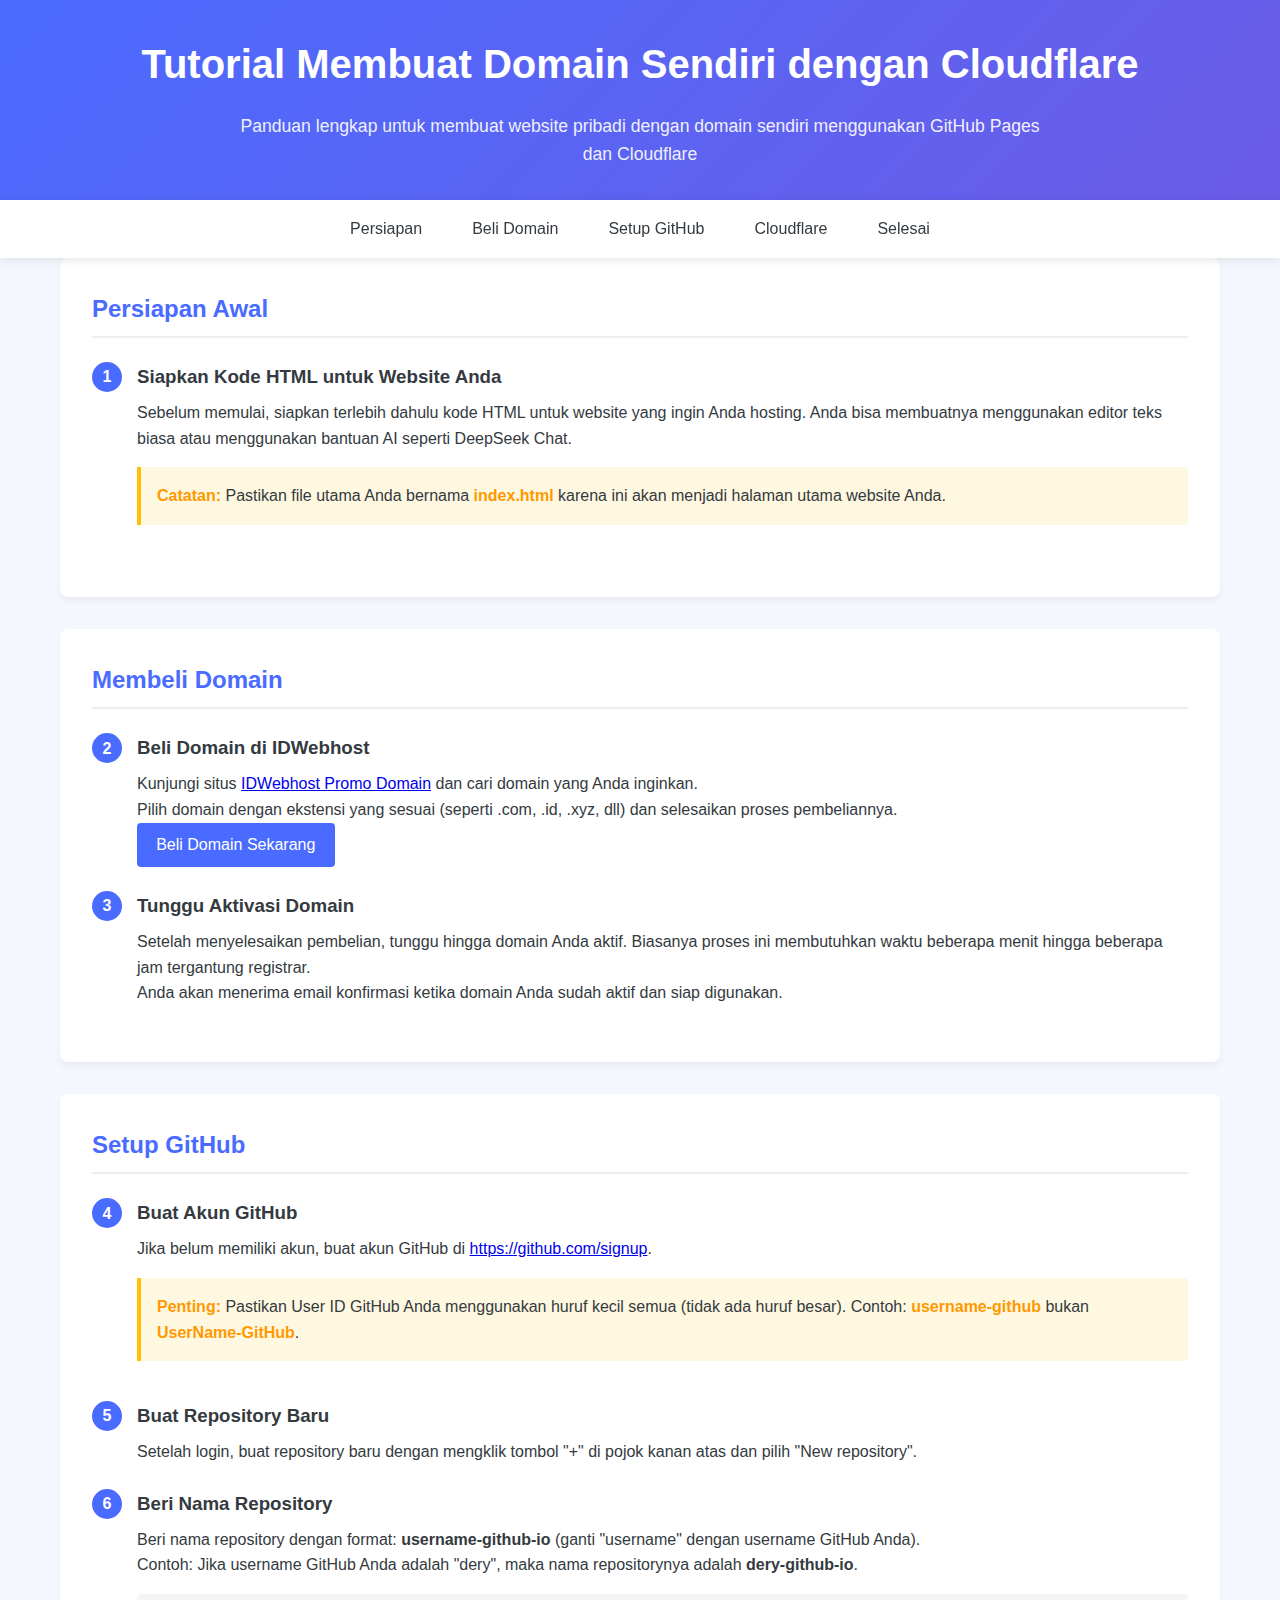
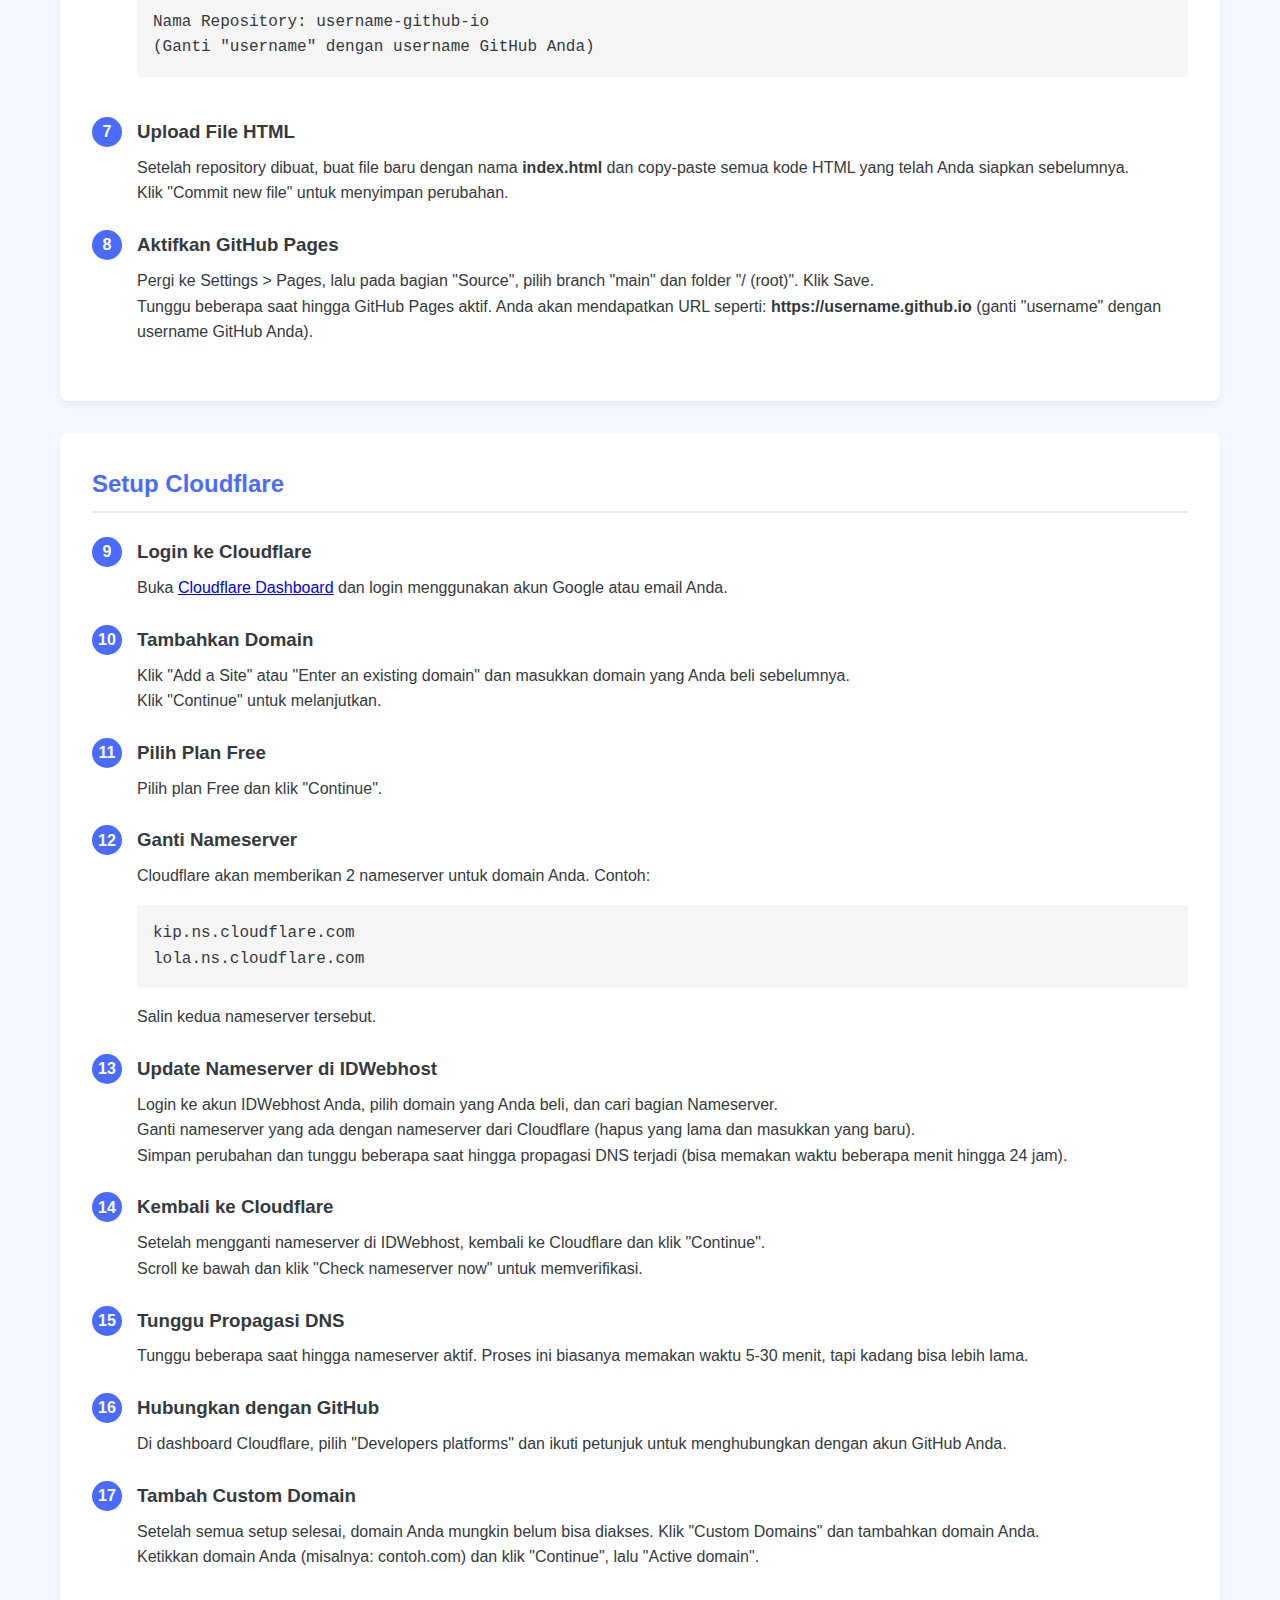
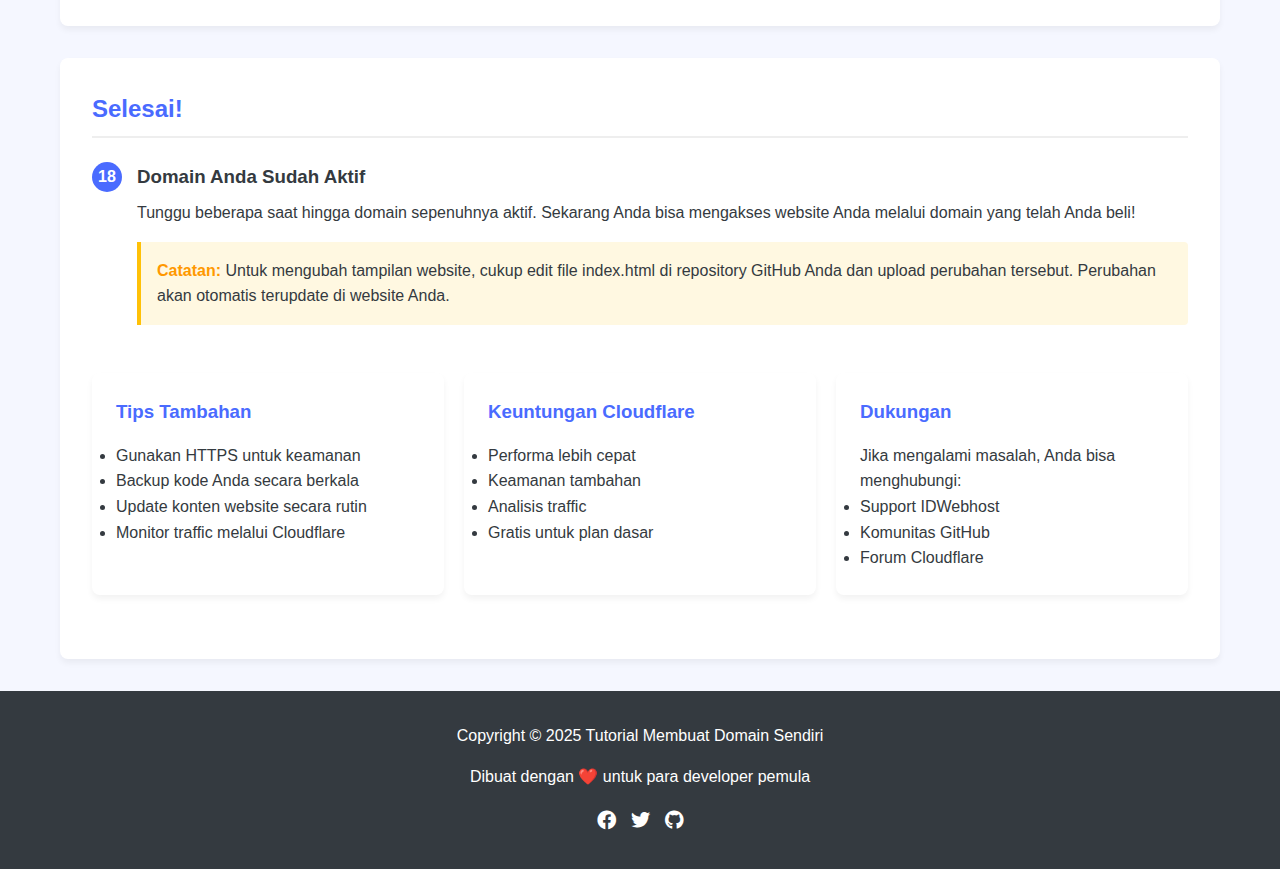
<file: tutorial.html>
<!DOCTYPE html>
<html lang="id">
<head>
    <meta charset="UTF-8">
    <meta name="viewport" content="width=device-width, initial-scale=1.0">
    <title>Tutorial Membuat Domain Sendiri dengan Cloudflare</title>
    <style>
        :root {
            --primary: #4a6bff;
            --secondary: #f8f9fa;
            --dark: #343a40;
            --light: #ffffff;
            --success: #28a745;
        }
        
        * {
            margin: 0;
            padding: 0;
            box-sizing: border-box;
            font-family: 'Segoe UI', Tahoma, Geneva, Verdana, sans-serif;
        }
        
        body {
            background-color: #f5f7ff;
            color: var(--dark);
            line-height: 1.6;
        }
        
        .container {
            max-width: 1200px;
            margin: 0 auto;
            padding: 0 20px;
        }
        
        header {
            background: linear-gradient(135deg, var(--primary), #6c5ce7);
            color: var(--light);
            padding: 2rem 0;
            text-align: center;
            box-shadow: 0 4px 12px rgba(0, 0, 0, 0.1);
        }
        
        header h1 {
            font-size: 2.5rem;
            margin-bottom: 1rem;
        }
        
        header p {
            font-size: 1.1rem;
            opacity: 0.9;
            max-width: 800px;
            margin: 0 auto;
        }
        
        nav {
            background-color: var(--light);
            box-shadow: 0 2px 10px rgba(0, 0, 0, 0.1);
            position: sticky;
            top: 0;
            z-index: 100;
        }
        
        nav ul {
            display: flex;
            justify-content: center;
            list-style: none;
            padding: 1rem 0;
        }
        
        nav ul li {
            margin: 0 15px;
        }
        
        nav ul li a {
            text-decoration: none;
            color: var(--dark);
            font-weight: 500;
            padding: 5px 10px;
            border-radius: 4px;
            transition: all 0.3s ease;
        }
        
        nav ul li a:hover {
            color: var(--primary);
            background-color: rgba(74, 107, 255, 0.1);
        }
        
        main {
            padding: 3rem 0;
        }
        
        .tutorial-section {
            background-color: var(--light);
            border-radius: 8px;
            box-shadow: 0 4px 6px rgba(0, 0, 0, 0.05);
            padding: 2rem;
            margin-bottom: 2rem;
        }
        
        .tutorial-section h2 {
            color: var(--primary);
            margin-bottom: 1.5rem;
            padding-bottom: 0.5rem;
            border-bottom: 2px solid #eee;
        }
        
        .step {
            display: flex;
            margin-bottom: 1.5rem;
            align-items: flex-start;
        }
        
        .step-number {
            background-color: var(--primary);
            color: var(--light);
            width: 30px;
            height: 30px;
            border-radius: 50%;
            display: flex;
            justify-content: center;
            align-items: center;
            font-weight: bold;
            margin-right: 15px;
            flex-shrink: 0;
        }
        
        .step-content {
            flex: 1;
        }
        
        .step-content h3 {
            margin-bottom: 0.5rem;
            color: var(--dark);
        }
        
        .note-box {
            background-color: #fff8e1;
            border-left: 4px solid #ffc107;
            padding: 1rem;
            margin: 1rem 0;
            border-radius: 0 4px 4px 0;
        }
        
        .note-box strong {
            color: #ff9800;
        }
        
        .code-box {
            background-color: #f5f5f5;
            border-radius: 4px;
            padding: 1rem;
            font-family: 'Courier New', Courier, monospace;
            margin: 1rem 0;
            overflow-x: auto;
        }
        
        .btn {
            display: inline-block;
            background-color: var(--primary);
            color: var(--light);
            padding: 0.6rem 1.2rem;
            border-radius: 4px;
            text-decoration: none;
            font-weight: 500;
            transition: all 0.3s ease;
            border: none;
            cursor: pointer;
        }
        
        .btn:hover {
            background-color: #3a5bef;
            transform: translateY(-2px);
            box-shadow: 0 4px 8px rgba(0, 0, 0, 0.1);
        }
        
        .btn-outline {
            background-color: transparent;
            border: 1px solid var(--primary);
            color: var(--primary);
        }
        
        .btn-outline:hover {
            background-color: rgba(74, 107, 255, 0.1);
        }
        
        .btn-success {
            background-color: var(--success);
        }
        
        .btn-success:hover {
            background-color: #218838;
        }
        
        .screenshot {
            max-width: 100%;
            height: auto;
            border-radius: 4px;
            box-shadow: 0 2px 8px rgba(0, 0, 0, 0.1);
            margin: 1rem 0;
            border: 1px solid #eee;
        }
        
        .flex-container {
            display: flex;
            flex-wrap: wrap;
            gap: 20px;
            margin: 2rem 0;
        }
        
        .card {
            flex: 1 1 300px;
            background-color: var(--light);
            border-radius: 8px;
            box-shadow: 0 4px 6px rgba(0, 0, 0, 0.05);
            padding: 1.5rem;
            transition: transform 0.3s ease;
        }
        
        .card:hover {
            transform: translateY(-5px);
            box-shadow: 0 8px 15px rgba(0, 0, 0, 0.1);
        }
        
        .card h3 {
            color: var(--primary);
            margin-bottom: 1rem;
        }
        
        footer {
            background-color: var(--dark);
            color: var(--light);
            padding: 2rem 0;
            text-align: center;
        }
        
        footer p {
            margin-bottom: 1rem;
        }
        
        .social-links {
            display: flex;
            justify-content: center;
            gap: 15px;
            margin-top: 1rem;
        }
        
        .social-links a {
            color: var(--light);
            font-size: 1.2rem;
            transition: color 0.3s ease;
        }
        
        .social-links a:hover {
            color: var(--primary);
        }
        
        @media (max-width: 768px) {
            header h1 {
                font-size: 2rem;
            }
            
            nav ul {
                flex-direction: column;
                align-items: center;
            }
            
            nav ul li {
                margin: 5px 0;
            }
            
            .step {
                flex-direction: column;
            }
            
            .step-number {
                margin-bottom: 10px;
                margin-right: 0;
            }
        }
    </style>
</head>
<body>
    <header>
        <div class="container">
            <h1>Tutorial Membuat Domain Sendiri dengan Cloudflare</h1>
            <p>Panduan lengkap untuk membuat website pribadi dengan domain sendiri menggunakan GitHub Pages dan Cloudflare</p>
        </div>
    </header>
    
    <nav>
        <ul>
            <li><a href="#persiapan">Persiapan</a></li>
            <li><a href="#beli-domain">Beli Domain</a></li>
            <li><a href="#github">Setup GitHub</a></li>
            <li><a href="#cloudflare">Cloudflare</a></li>
            <li><a href="#selesai">Selesai</a></li>
        </ul>
    </nav>
    
    <main class="container">
        <section id="persiapan" class="tutorial-section">
            <h2>Persiapan Awal</h2>
            
            <div class="step">
                <div class="step-number">1</div>
                <div class="step-content">
                    <h3>Siapkan Kode HTML untuk Website Anda</h3>
                    <p>Sebelum memulai, siapkan terlebih dahulu kode HTML untuk website yang ingin Anda hosting. Anda bisa membuatnya menggunakan editor teks biasa atau menggunakan bantuan AI seperti DeepSeek Chat.</p>
                    <div class="note-box">
                        <strong>Catatan:</strong> Pastikan file utama Anda bernama <strong>index.html</strong> karena ini akan menjadi halaman utama website Anda.
                    </div>
                </div>
            </div>
        </section>
        
        <section id="beli-domain" class="tutorial-section">
            <h2>Membeli Domain</h2>
            
            <div class="step">
                <div class="step-number">2</div>
                <div class="step-content">
                    <h3>Beli Domain di IDWebhost</h3>
                    <p>Kunjungi situs <a href="https://beli.idwebhost.com/promo-domainid/" target="_blank" rel="noopener noreferrer">IDWebhost Promo Domain</a> dan cari domain yang Anda inginkan.</p>
                    <p>Pilih domain dengan ekstensi yang sesuai (seperti .com, .id, .xyz, dll) dan selesaikan proses pembeliannya.</p>
                    <a href="https://beli.idwebhost.com/promo-domainid/" class="btn" target="_blank" rel="noopener noreferrer">Beli Domain Sekarang</a>
                </div>
            </div>
            
            <div class="step">
                <div class="step-number">3</div>
                <div class="step-content">
                    <h3>Tunggu Aktivasi Domain</h3>
                    <p>Setelah menyelesaikan pembelian, tunggu hingga domain Anda aktif. Biasanya proses ini membutuhkan waktu beberapa menit hingga beberapa jam tergantung registrar.</p>
                    <p>Anda akan menerima email konfirmasi ketika domain Anda sudah aktif dan siap digunakan.</p>
                </div>
            </div>
        </section>
        
        <section id="github" class="tutorial-section">
            <h2>Setup GitHub</h2>
            
            <div class="step">
                <div class="step-number">4</div>
                <div class="step-content">
                    <h3>Buat Akun GitHub</h3>
                    <p>Jika belum memiliki akun, buat akun GitHub di <a href="https://github.com/signup" target="_blank" rel="noopener noreferrer">https://github.com/signup</a>.</p>
                    <div class="note-box">
                        <strong>Penting:</strong> Pastikan User ID GitHub Anda menggunakan huruf kecil semua (tidak ada huruf besar). Contoh: <strong>username-github</strong> bukan <strong>UserName-GitHub</strong>.
                    </div>
                </div>
            </div>
            
            <div class="step">
                <div class="step-number">5</div>
                <div class="step-content">
                    <h3>Buat Repository Baru</h3>
                    <p>Setelah login, buat repository baru dengan mengklik tombol "+" di pojok kanan atas dan pilih "New repository".</p>
                </div>
            </div>
            
            <div class="step">
                <div class="step-number">6</div>
                <div class="step-content">
                    <h3>Beri Nama Repository</h3>
                    <p>Beri nama repository dengan format: <strong>username-github-io</strong> (ganti "username" dengan username GitHub Anda).</p>
                    <p>Contoh: Jika username GitHub Anda adalah "dery", maka nama repositorynya adalah <strong>dery-github-io</strong>.</p>
                    <div class="code-box">
        Nama Repository: username-github-io<br>
        (Ganti "username" dengan username GitHub Anda)
                    </div>
                </div>
            </div>
            
            <div class="step">
                <div class="step-number">7</div>
                <div class="step-content">
                    <h3>Upload File HTML</h3>
                    <p>Setelah repository dibuat, buat file baru dengan nama <strong>index.html</strong> dan copy-paste semua kode HTML yang telah Anda siapkan sebelumnya.</p>
                    <p>Klik "Commit new file" untuk menyimpan perubahan.</p>
                </div>
            </div>
            
            <div class="step">
                <div class="step-number">8</div>
                <div class="step-content">
                    <h3>Aktifkan GitHub Pages</h3>
                    <p>Pergi ke Settings > Pages, lalu pada bagian "Source", pilih branch "main" dan folder "/ (root)". Klik Save.</p>
                    <p>Tunggu beberapa saat hingga GitHub Pages aktif. Anda akan mendapatkan URL seperti: <strong>https://username.github.io</strong> (ganti "username" dengan username GitHub Anda).</p>
                </div>
            </div>
        </section>
        
        <section id="cloudflare" class="tutorial-section">
            <h2>Setup Cloudflare</h2>
            
            <div class="step">
                <div class="step-number">9</div>
                <div class="step-content">
                    <h3>Login ke Cloudflare</h3>
                    <p>Buka <a href="https://dash.cloudflare.com/login" target="_blank" rel="noopener noreferrer">Cloudflare Dashboard</a> dan login menggunakan akun Google atau email Anda.</p>
                </div>
            </div>
            
            <div class="step">
                <div class="step-number">10</div>
                <div class="step-content">
                    <h3>Tambahkan Domain</h3>
                    <p>Klik "Add a Site" atau "Enter an existing domain" dan masukkan domain yang Anda beli sebelumnya.</p>
                    <p>Klik "Continue" untuk melanjutkan.</p>
                </div>
            </div>
            
            <div class="step">
                <div class="step-number">11</div>
                <div class="step-content">
                    <h3>Pilih Plan Free</h3>
                    <p>Pilih plan Free dan klik "Continue".</p>
                </div>
            </div>
            
            <div class="step">
                <div class="step-number">12</div>
                <div class="step-content">
                    <h3>Ganti Nameserver</h3>
                    <p>Cloudflare akan memberikan 2 nameserver untuk domain Anda. Contoh:</p>
                    <div class="code-box">
        kip.ns.cloudflare.com<br>
        lola.ns.cloudflare.com
                    </div>
                    <p>Salin kedua nameserver tersebut.</p>
                </div>
            </div>
            
            <div class="step">
                <div class="step-number">13</div>
                <div class="step-content">
                    <h3>Update Nameserver di IDWebhost</h3>
                    <p>Login ke akun IDWebhost Anda, pilih domain yang Anda beli, dan cari bagian Nameserver.</p>
                    <p>Ganti nameserver yang ada dengan nameserver dari Cloudflare (hapus yang lama dan masukkan yang baru).</p>
                    <p>Simpan perubahan dan tunggu beberapa saat hingga propagasi DNS terjadi (bisa memakan waktu beberapa menit hingga 24 jam).</p>
                </div>
            </div>
            
            <div class="step">
                <div class="step-number">14</div>
                <div class="step-content">
                    <h3>Kembali ke Cloudflare</h3>
                    <p>Setelah mengganti nameserver di IDWebhost, kembali ke Cloudflare dan klik "Continue".</p>
                    <p>Scroll ke bawah dan klik "Check nameserver now" untuk memverifikasi.</p>
                </div>
            </div>
            
            <div class="step">
                <div class="step-number">15</div>
                <div class="step-content">
                    <h3>Tunggu Propagasi DNS</h3>
                    <p>Tunggu beberapa saat hingga nameserver aktif. Proses ini biasanya memakan waktu 5-30 menit, tapi kadang bisa lebih lama.</p>
                </div>
            </div>
            
            <div class="step">
                <div class="step-number">16</div>
                <div class="step-content">
                    <h3>Hubungkan dengan GitHub</h3>
                    <p>Di dashboard Cloudflare, pilih "Developers platforms" dan ikuti petunjuk untuk menghubungkan dengan akun GitHub Anda.</p>
                </div>
            </div>
            
            <div class="step">
                <div class="step-number">17</div>
                <div class="step-content">
                    <h3>Tambah Custom Domain</h3>
                    <p>Setelah semua setup selesai, domain Anda mungkin belum bisa diakses. Klik "Custom Domains" dan tambahkan domain Anda.</p>
                    <p>Ketikkan domain Anda (misalnya: contoh.com) dan klik "Continue", lalu "Active domain".</p>
                </div>
            </div>
        </section>
        
        <section id="selesai" class="tutorial-section">
            <h2>Selesai!</h2>
            
            <div class="step">
                <div class="step-number">18</div>
                <div class="step-content">
                    <h3>Domain Anda Sudah Aktif</h3>
                    <p>Tunggu beberapa saat hingga domain sepenuhnya aktif. Sekarang Anda bisa mengakses website Anda melalui domain yang telah Anda beli!</p>
                    <div class="note-box">
                        <strong>Catatan:</strong> Untuk mengubah tampilan website, cukup edit file index.html di repository GitHub Anda dan upload perubahan tersebut. Perubahan akan otomatis terupdate di website Anda.
                    </div>
                </div>
            </div>
            
            <div class="flex-container">
                <div class="card">
                    <h3>Tips Tambahan</h3>
                    <ul>
                        <li>Gunakan HTTPS untuk keamanan</li>
                        <li>Backup kode Anda secara berkala</li>
                        <li>Update konten website secara rutin</li>
                        <li>Monitor traffic melalui Cloudflare</li>
                    </ul>
                </div>
                
                <div class="card">
                    <h3>Keuntungan Cloudflare</h3>
                    <ul>
                        <li>Performa lebih cepat</li>
                        <li>Keamanan tambahan</li>
                        <li>Analisis traffic</li>
                        <li>Gratis untuk plan dasar</li>
                    </ul>
                </div>
                
                <div class="card">
                    <h3>Dukungan</h3>
                    <p>Jika mengalami masalah, Anda bisa menghubungi:</p>
                    <ul>
                        <li>Support IDWebhost</li>
                        <li>Komunitas GitHub</li>
                        <li>Forum Cloudflare</li>
                    </ul>
                </div>
            </div>
        </section>
    </main>
    
    <footer>
        <div class="container">
            <p>Copyright © 2025 Tutorial Membuat Domain Sendiri</p>
            <p>Dibuat dengan ❤️ untuk para developer pemula</p>
            <div class="social-links">
                <a href="#" aria-label="Facebook"><i class="fab fa-facebook"></i></a>
                <a href="#" aria-label="Twitter"><i class="fab fa-twitter"></i></a>
                <a href="#" aria-label="GitHub"><i class="fab fa-github"></i></a>
            </div>
        </div>
    </footer>
    
    <!-- Font Awesome untuk ikon -->
    <link rel="stylesheet" href="https://cdnjs.cloudflare.com/ajax/libs/font-awesome/5.15.4/css/all.min.css">
</body>
</html>
</file>
<file: ruang-riung-tutorial/style.css>
/* General Styling */
body {
    font-family: Arial, sans-serif;
    margin: 0;
    line-height: 1.6;
    background-color: #f4f4f4;
    color: #333;
}

.container {
    width: 90%;
    max-width: 1200px;
    margin: auto;
    overflow: hidden;
    padding: 0 20px;
}

/* Header */
header {
    background: #333;
    color: #fff;
    padding: 1rem 0;
    border-bottom: #77aaff 3px solid;
    position: sticky;
    top: 0;
    z-index: 1000;
}

header .container {
    display: flex;
    justify-content: space-between;
    align-items: center;
}

header h1 {
    margin: 0;
    font-size: 1.8rem;
}

/* Navigation */
.main-nav ul {
    padding: 0;
    list-style: none;
    margin: 0;
}

.main-nav ul li {
    display: inline;
    margin-left: 20px;
}

.main-nav a {
    color: #fff;
    text-decoration: none;
    text-transform: uppercase;
    font-size: 1rem;
    transition: color 0.3s ease;
}

.main-nav a:hover {
    color: #77aaff;
}

/* Hamburger Menu (for mobile) */
.hamburger-menu {
    display: none; /* Hidden by default on larger screens */
    background: none;
    border: none;
    cursor: pointer;
    padding: 10px;
    position: relative;
    z-index: 1001;
}

.hamburger-menu .bar {
    display: block;
    width: 25px;
    height: 3px;
    background-color: #fff;
    margin: 5px 0;
    transition: all 0.3s ease;
}

/* Active state for hamburger menu */
.hamburger-menu.active .bar:nth-child(1) {
    transform: translateY(8px) rotate(45deg);
}

.hamburger-menu.active .bar:nth-child(2) {
    opacity: 0;
}

.hamburger-menu.active .bar:nth-child(3) {
    transform: translateY(-8px) rotate(-45deg);
}

/* Main Content Sections */
.section-content {
    background: #fff;
    padding: 30px;
    margin-bottom: 20px;
    border-radius: 8px;
    box-shadow: 0 2px 5px rgba(0,0,0,0.1);
}

.section-content h2 {
    color: #333;
    border-bottom: 2px solid #77aaff;
    padding-bottom: 10px;
    margin-bottom: 20px;
}

.section-content h3 {
    color: #555;
    margin-top: 30px;
    margin-bottom: 15px;
}

.section-content h4 {
    color: #666;
    margin-top: 25px;
    margin-bottom: 10px;
}

.section-content ul, .section-content ol {
    margin-left: 20px;
    margin-bottom: 15px;
}

.section-content li {
    margin-bottom: 8px;
}

.section-content table {
    width: 100%;
    border-collapse: collapse;
    margin: 20px 0;
}

.section-content th, .section-content td {
    border: 1px solid #ddd;
    padding: 10px;
    text-align: left;
}

.section-content th {
    background-color: #f2f2f2;
    font-weight: bold;
}

.section-content blockquote {
    background-color: #e9f7ff;
    border-left: 5px solid #77aaff;
    padding: 15px;
    margin: 20px 0;
    font-style: italic;
    color: #444;
}

.section-content a {
    color: #007bff;
    text-decoration: none;
}

.section-content a:hover {
    text-decoration: underline;
}

/* Responsive Design */
@media (max-width: 768px) {
    header .container {
        flex-direction: row; /* Keep logo and hamburger on one line */
        justify-content: space-between;
    }

    .main-nav {
        position: fixed;
        top: 0;
        left: -100%; /* Hidden by default */
        width: 70%;
        height: 100%;
        background: #333;
        padding-top: 60px; /* Space for header */
        transition: left 0.3s ease;
        z-index: 999;
        box-shadow: 2px 0 5px rgba(0,0,0,0.5);
    }

    .main-nav.active {
        left: 0; /* Show menu */
    }

    .main-nav ul {
        flex-direction: column;
        text-align: left;
        padding: 20px;
    }

    .main-nav ul li {
        margin: 15px 0;
        display: block;
    }

    .hamburger-menu {
        display: block; /* Show hamburger menu */
    }
}
</file>
